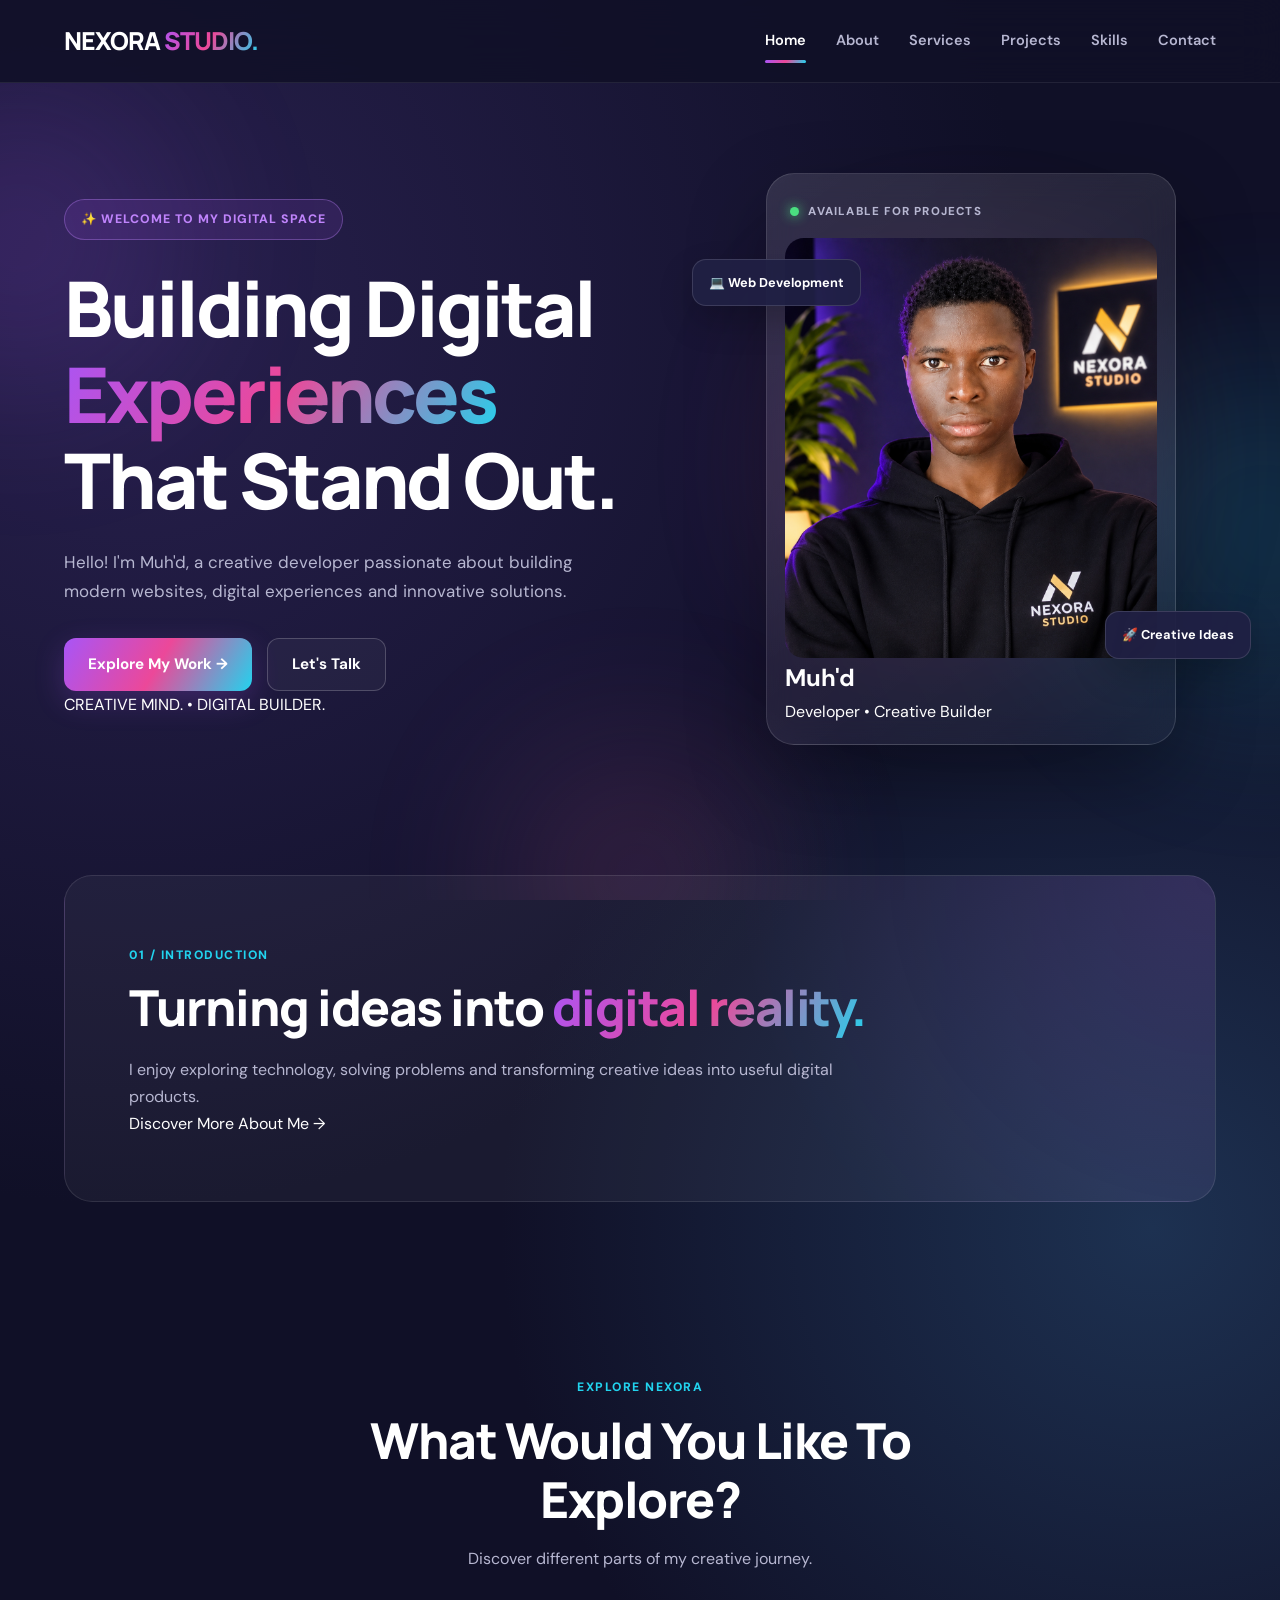
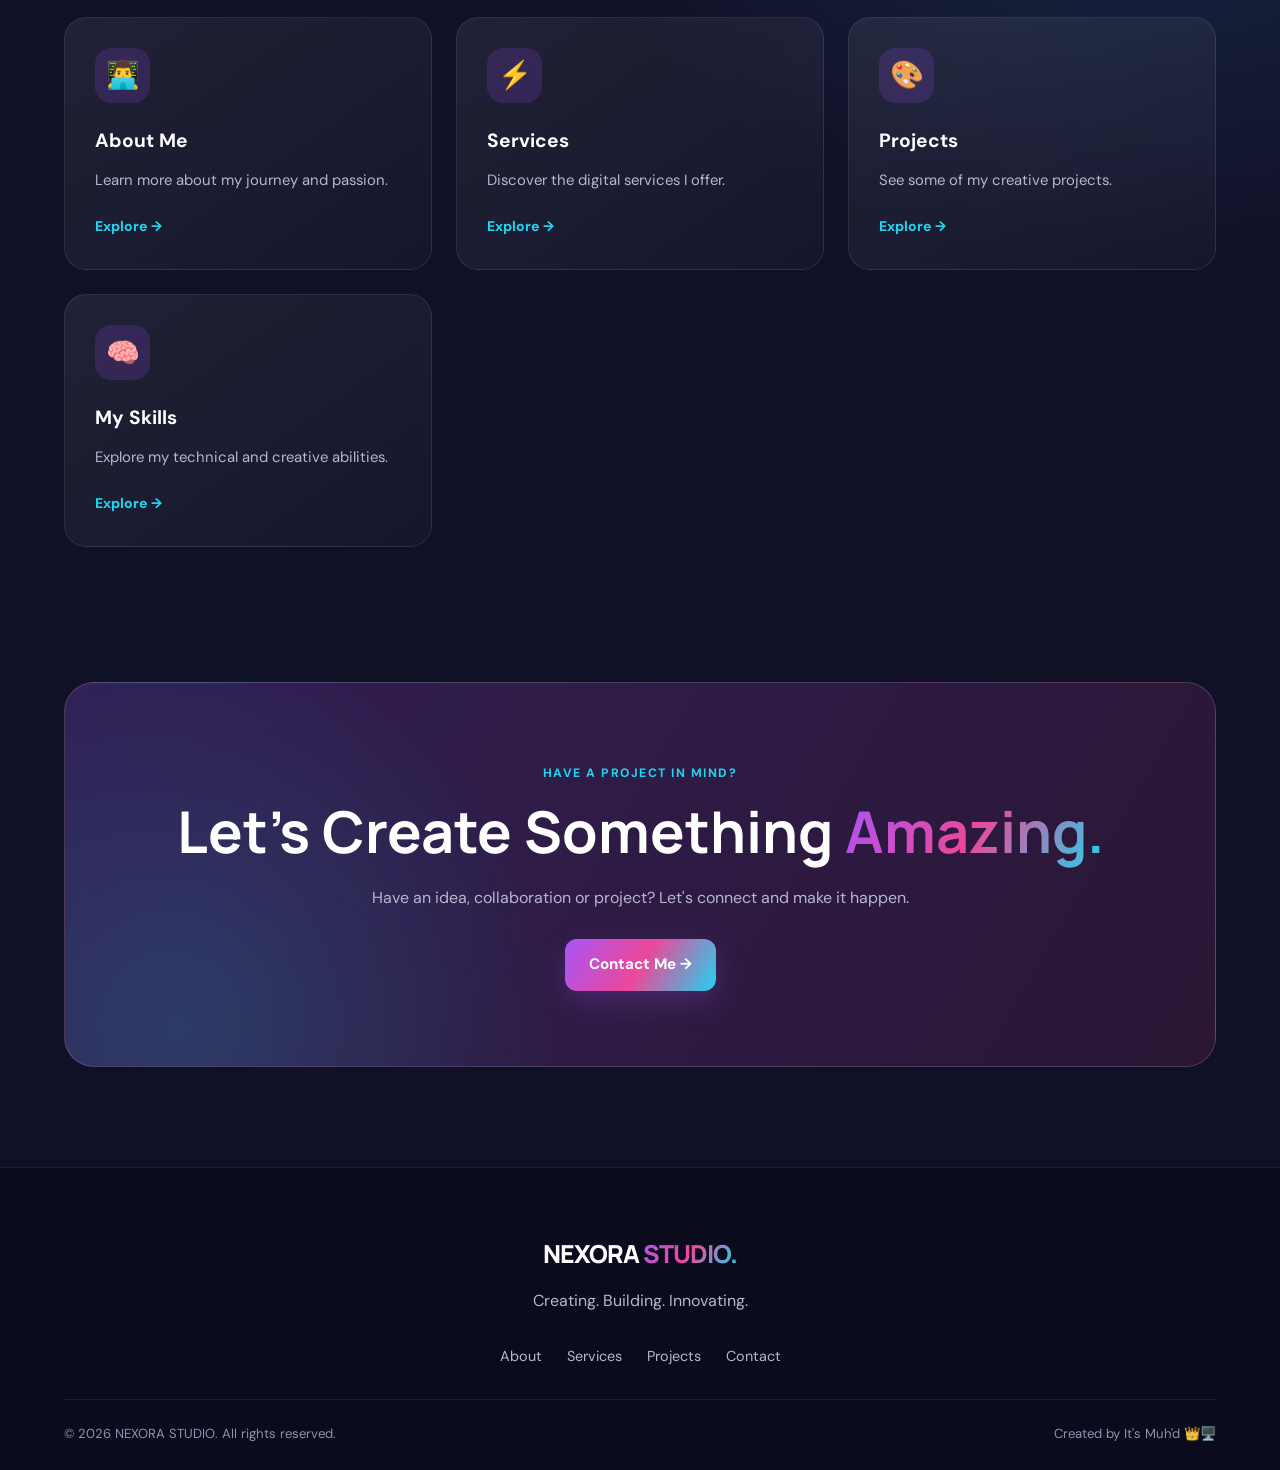
<file: index.html>
<!DOCTYPE html>
<html lang="en">
<head>
    <meta charset="UTF-8">
    <meta name="viewport" content="width=device-width, initial-scale=1.0">

    <meta name="theme-color" content="#101027">
    <meta name="description" content="Muh'd — Developer, designer and creative digital builder. Welcome to NEXORA STUDIO.">

    <title>NEXORA STUDIO | Muh'd</title>

    <link rel="stylesheet" href="./style.css">
    <script src="./script.js" defer></script>
</head>

<body>

    <div class="background-shapes" aria-hidden="true">
        <span class="shape shape-one"></span>
        <span class="shape shape-two"></span>
        <span class="shape shape-three"></span>
    </div>

    <!-- HEADER -->
    <header class="site-header">
        <div class="container nav-container">

            <a href="index.html" class="logo">
                NEXORA<span> STUDIO.</span>
            </a>

            <button class="menu-toggle"
                    id="menuToggle"
                    aria-label="Open navigation"
                    aria-expanded="false">
                <span></span>
                <span></span>
                <span></span>
            </button>

            <nav class="nav-menu" id="navMenu">
                <a href="index.html" class="active">Home</a>
                <a href="about.html">About</a>
                <a href="services.html">Services</a>
                <a href="projects.html">Projects</a>
                <a href="skills.html">Skills</a>
                <a href="contact.html">Contact</a>
            </nav>

        </div>
    </header>

    <main>

        <!-- HERO SECTION -->
        <section class="hero container">

            <div class="hero-content">

                <span class="welcome-label">
                    ✨ WELCOME TO MY DIGITAL SPACE
                </span>

                <h1>
                    Building Digital
                    <span>Experiences</span>
                    That Stand Out.
                </h1>

                <p>
                    Hello! I'm Muh'd, a creative developer passionate
                    about building modern websites, digital experiences
                    and innovative solutions.
                </p>

                <div class="hero-buttons">
                    <a href="projects.html" class="btn btn-primary">
                        Explore My Work →
                    </a>

                    <a href="contact.html" class="btn btn-outline">
                        Let's Talk
                    </a>
                </div>

                <div class="hero-social">
                    <span>CREATIVE MIND.</span>
                    <span>•</span>
                    <span>DIGITAL BUILDER.</span>
                </div>

            </div>

            <div class="hero-visual">

                <div class="profile-glow"></div>

                <div class="profile-card">

                    <div class="profile-top">
                        <span class="status-dot"></span>
                        <span>AVAILABLE FOR PROJECTS</span>
                    </div>

                    <img
                        src="muhd-profile.jpg"
                        alt="Muh'd - NEXORA STUDIO"
                        class="profile-image"
                    >

                    <div class="profile-caption">
                        <h2>Muh'd</h2>
                        <p>Developer • Creative Builder</p>
                    </div>

                </div>

                <div class="floating-label floating-label-one">
                    💻 Web Development
                </div>

                <div class="floating-label floating-label-two">
                    🚀 Creative Ideas
                </div>

            </div>

        </section>

        <!-- QUICK INTRODUCTION -->
        <section class="intro-section container">

            <div class="intro-card">
                <span class="section-tag">01 / INTRODUCTION</span>

                <h2>
                    Turning ideas into
                    <span>digital reality.</span>
                </h2>

                <p>
                    I enjoy exploring technology, solving problems
                    and transforming creative ideas into useful
                    digital products.
                </p>

                <a href="about.html" class="text-link">
                    Discover More About Me →
                </a>
            </div>

        </section>

        <!-- PAGE PREVIEWS -->
        <section class="preview-section container">

            <div class="section-heading">
                <span class="section-tag">EXPLORE NEXORA</span>
                <h2>What Would You Like To Explore?</h2>
                <p>Discover different parts of my creative journey.</p>
            </div>

            <div class="preview-grid">

                <a href="about.html" class="preview-card">
                    <span class="preview-icon">👨‍💻</span>
                    <h3>About Me</h3>
                    <p>Learn more about my journey and passion.</p>
                    <span class="card-arrow">Explore →</span>
                </a>

                <a href="services.html" class="preview-card">
                    <span class="preview-icon">⚡</span>
                    <h3>Services</h3>
                    <p>Discover the digital services I offer.</p>
                    <span class="card-arrow">Explore →</span>
                </a>

                <a href="projects.html" class="preview-card">
                    <span class="preview-icon">🎨</span>
                    <h3>Projects</h3>
                    <p>See some of my creative projects.</p>
                    <span class="card-arrow">Explore →</span>
                </a>

                <a href="skills.html" class="preview-card">
                    <span class="preview-icon">🧠</span>
                    <h3>My Skills</h3>
                    <p>Explore my technical and creative abilities.</p>
                    <span class="card-arrow">Explore →</span>
                </a>

            </div>

        </section>

        <!-- CONTACT CTA -->
        <section class="cta-section container">

            <div class="cta-card">
                <span class="section-tag">HAVE A PROJECT IN MIND?</span>

                <h2>
                    Let's Create Something
                    <span>Amazing.</span>
                </h2>

                <p>
                    Have an idea, collaboration or project?
                    Let's connect and make it happen.
                </p>

                <a href="contact.html" class="btn btn-primary">
                    Contact Me →
                </a>
            </div>

        </section>

    </main>

    <!-- FOOTER -->
    <footer class="site-footer">

        <div class="container footer-content">

            <a href="index.html" class="logo">
                NEXORA<span> STUDIO.</span>
            </a>

            <p>
                Creating. Building. Innovating.
            </p>

            <div class="footer-links">
                <a href="about.html">About</a>
                <a href="services.html">Services</a>
                <a href="projects.html">Projects</a>
                <a href="contact.html">Contact</a>
            </div>

            <div class="footer-bottom">
                <p>
                    © <span id="currentYear"></span> NEXORA STUDIO.
                    All rights reserved.
                </p>

                <p>Created by It's Muh'd 👑🖥️</p>
            </div>

        </div>

    </footer>

</body>
</html>
</file>
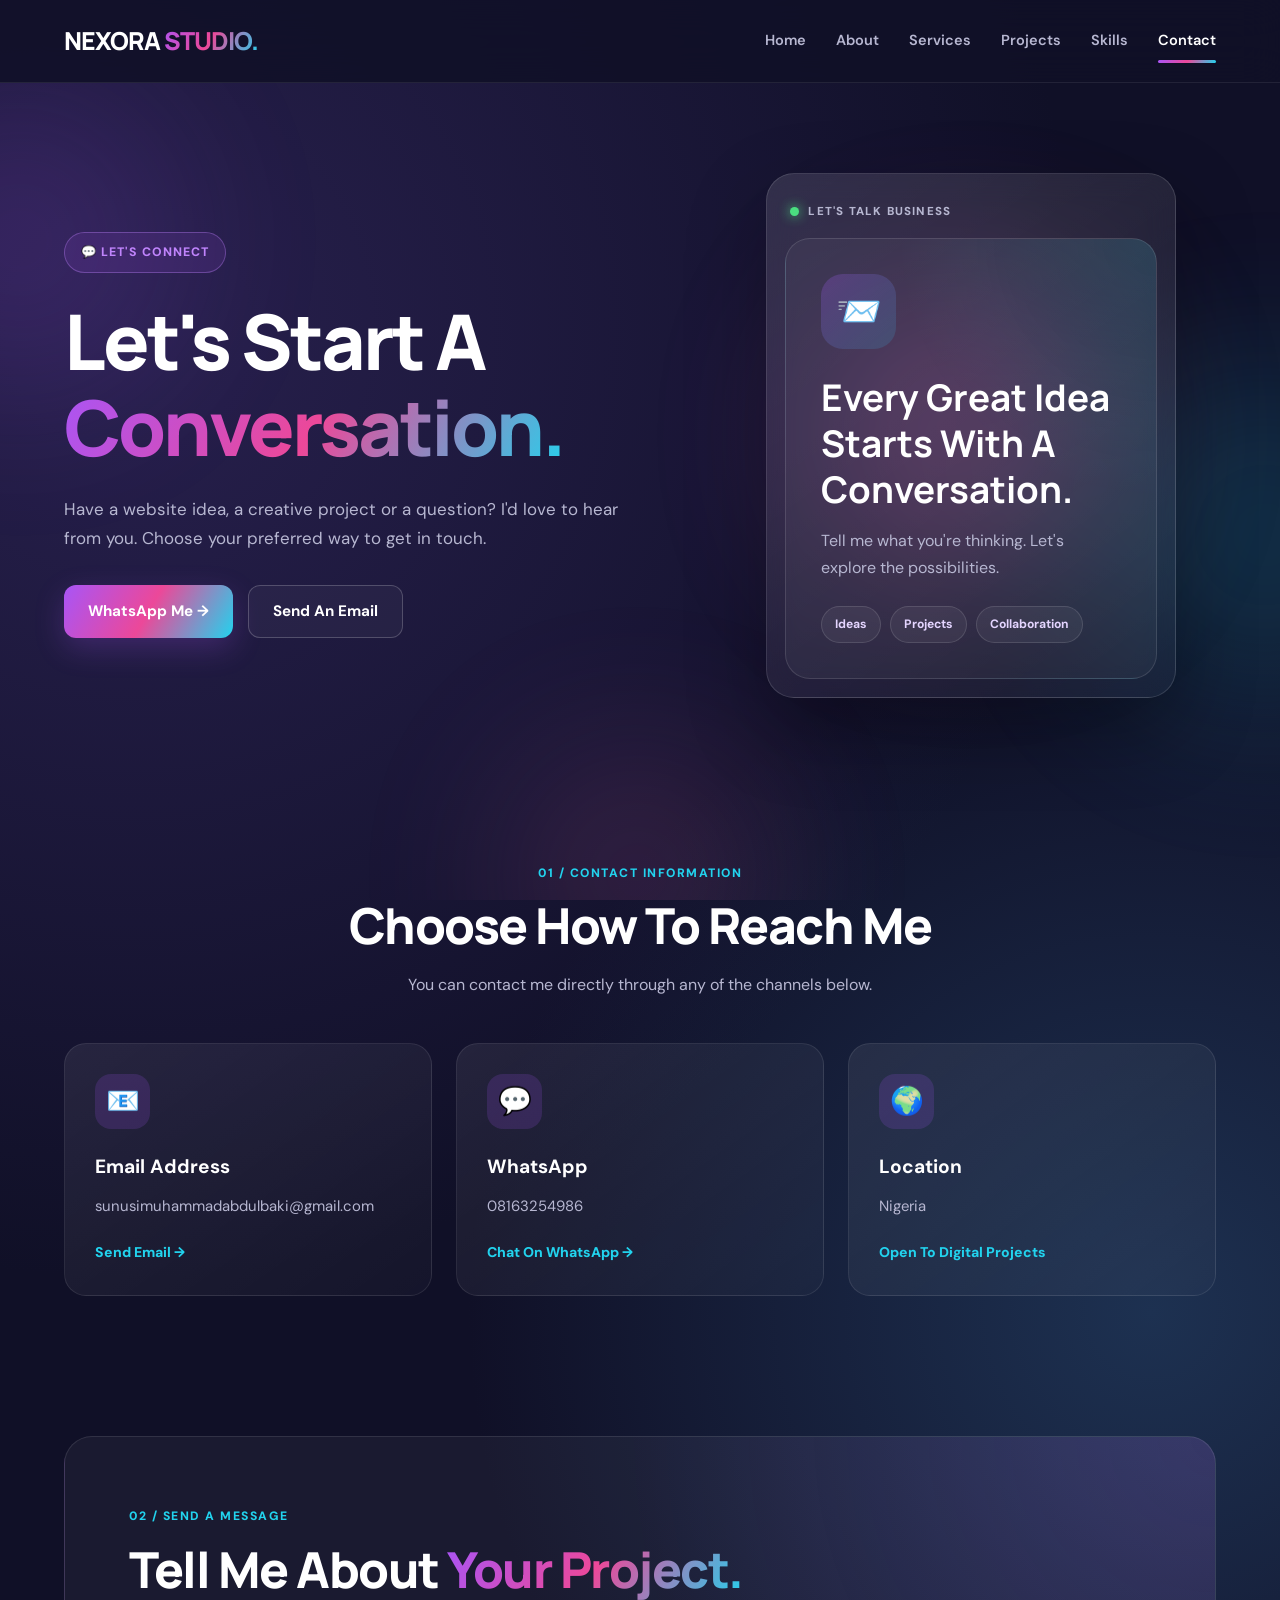
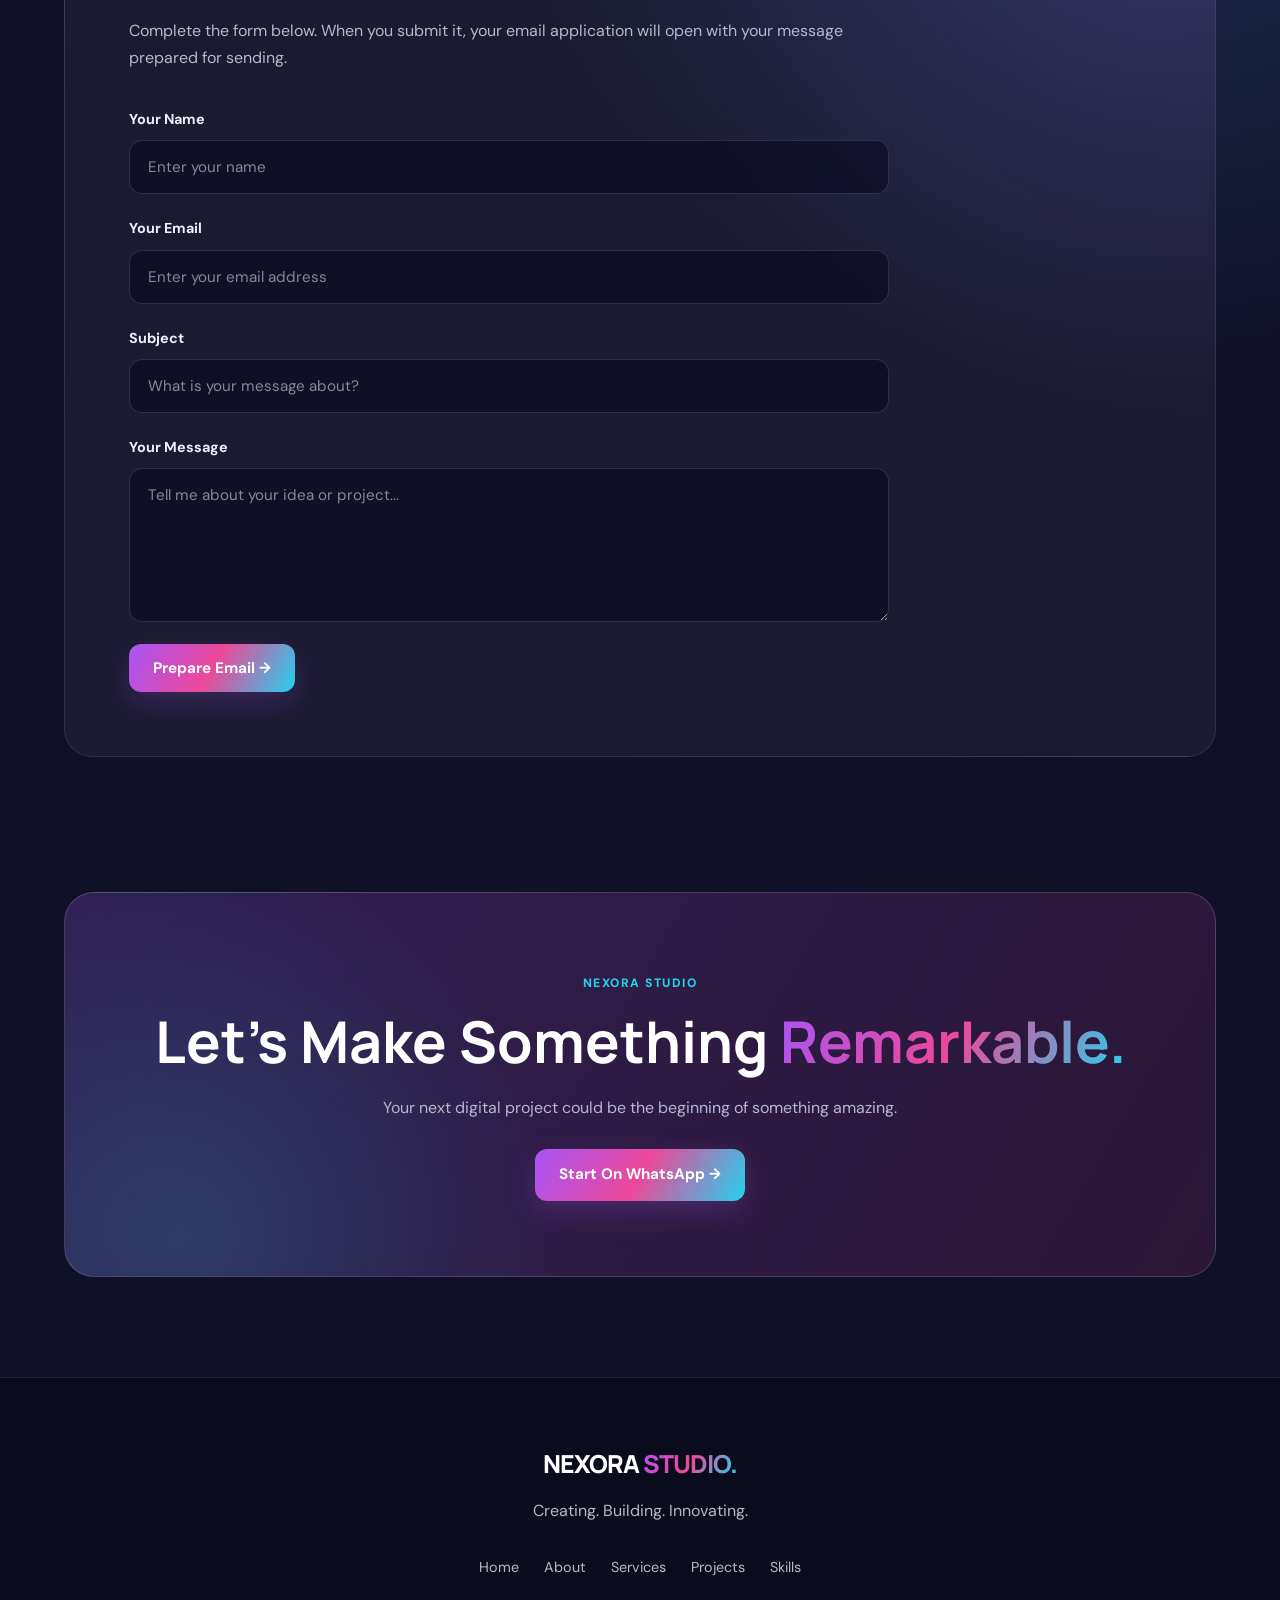
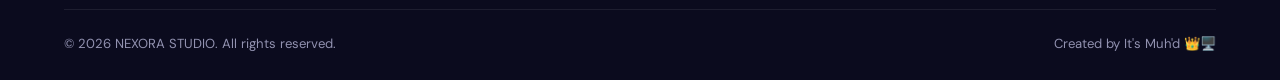
<file: contact.html>
<!DOCTYPE html>
<html lang="en">
<head>
    <meta charset="UTF-8">
    <meta name="viewport" content="width=device-width, initial-scale=1.0">
    <meta name="theme-color" content="#101027">

    <meta name="description" content="Contact Muh'd at NEXORA STUDIO for website development and creative digital projects.">

    <title>Contact Me | NEXORA STUDIO</title>

    <link rel="stylesheet" href="./style.css">
    <script src="./script.js" defer></script>
</head>

<body>

    <div class="background-shapes" aria-hidden="true">
        <span class="shape shape-one"></span>
        <span class="shape shape-two"></span>
        <span class="shape shape-three"></span>
    </div>

    <!-- HEADER -->
    <header class="site-header">
        <div class="container nav-container">

            <a href="index.html" class="logo">
                NEXORA<span> STUDIO.</span>
            </a>

            <button class="menu-toggle"
                    id="menuToggle"
                    aria-label="Open navigation"
                    aria-expanded="false">
                <span></span>
                <span></span>
                <span></span>
            </button>

            <nav class="nav-menu" id="navMenu">
                <a href="index.html">Home</a>
                <a href="about.html">About</a>
                <a href="services.html">Services</a>
                <a href="projects.html">Projects</a>
                <a href="skills.html">Skills</a>
                <a href="contact.html" class="active">Contact</a>
            </nav>

        </div>
    </header>

    <main>

        <!-- CONTACT HERO -->
        <section class="hero container">

            <div class="hero-content">

                <span class="welcome-label">
                    💬 LET'S CONNECT
                </span>

                <h1>
                    Let's Start A
                    <span>Conversation.</span>
                </h1>

                <p>
                    Have a website idea, a creative project
                    or a question? I'd love to hear from you.
                    Choose your preferred way to get in touch.
                </p>

                <div class="hero-buttons">

                    <a
                        href="https://wa.me/2348163254986"
                        target="_blank"
                        rel="noopener noreferrer"
                        class="btn btn-primary"
                    >
                        WhatsApp Me →
                    </a>

                    <a
                        href="mailto:sunusimuhammadabdulbaki@gmail.com"
                        class="btn btn-outline"
                    >
                        Send An Email
                    </a>

                </div>

            </div>

            <div class="hero-visual">

                <div class="profile-glow"></div>

                <div class="profile-card">

                    <div class="profile-top">
                        <span class="status-dot"></span>
                        <span>LET'S TALK BUSINESS</span>
                    </div>

                    <div class="service-showcase">

                        <div class="showcase-icon">📨</div>

                        <h2>Every Great Idea Starts With A Conversation.</h2>

                        <p>
                            Tell me what you're thinking.
                            Let's explore the possibilities.
                        </p>

                        <div class="showcase-tags">
                            <span>Ideas</span>
                            <span>Projects</span>
                            <span>Collaboration</span>
                        </div>

                    </div>

                </div>

            </div>

        </section>

        <!-- CONTACT METHODS -->
        <section class="preview-section container">

            <div class="section-heading">

                <span class="section-tag">01 / CONTACT INFORMATION</span>

                <h2>Choose How To Reach Me</h2>

                <p>
                    You can contact me directly through
                    any of the channels below.
                </p>

            </div>

            <div class="preview-grid">

                <article class="preview-card">

                    <span class="preview-icon">📧</span>

                    <h3>Email Address</h3>

                    <p>
                        sunusimuhammadabdulbaki@gmail.com
                    </p>

                    <a
                        href="mailto:sunusimuhammadabdulbaki@gmail.com"
                        class="card-arrow"
                    >
                        Send Email →
                    </a>

                </article>

                <article class="preview-card">

                    <span class="preview-icon">💬</span>

                    <h3>WhatsApp</h3>

                    <p>
                        08163254986
                    </p>

                    <a
                        href="https://wa.me/2348163254986"
                        target="_blank"
                        rel="noopener noreferrer"
                        class="card-arrow"
                    >
                        Chat On WhatsApp →
                    </a>

                </article>

                <article class="preview-card">

                    <span class="preview-icon">🌍</span>

                    <h3>Location</h3>

                    <p>
                        Nigeria
                    </p>

                    <span class="card-arrow">
                        Open To Digital Projects
                    </span>

                </article>

            </div>

        </section>

        <!-- CONTACT FORM -->
        <section class="intro-section container">

            <div class="intro-card">

                <span class="section-tag">02 / SEND A MESSAGE</span>

                <h2>
                    Tell Me About
                    <span>Your Project.</span>
                </h2>

                <p>
                    Complete the form below. When you submit it,
                    your email application will open with your
                    message prepared for sending.
                </p>

                <form id="contactForm" class="contact-form">

                    <div class="form-group">
                        <label for="name">Your Name</label>

                        <input
                            type="text"
                            id="name"
                            name="name"
                            placeholder="Enter your name"
                            required
                        >
                    </div>

                    <div class="form-group">
                        <label for="email">Your Email</label>

                        <input
                            type="email"
                            id="email"
                            name="email"
                            placeholder="Enter your email address"
                            required
                        >
                    </div>

                    <div class="form-group">
                        <label for="subject">Subject</label>

                        <input
                            type="text"
                            id="subject"
                            name="subject"
                            placeholder="What is your message about?"
                            required
                        >
                    </div>

                    <div class="form-group">
                        <label for="message">Your Message</label>

                        <textarea
                            id="message"
                            name="message"
                            rows="6"
                            placeholder="Tell me about your idea or project..."
                            required
                        ></textarea>
                    </div>

                    <button type="submit" class="btn btn-primary">
                        Prepare Email →
                    </button>

                </form>

            </div>

        </section>

        <!-- CTA -->
        <section class="cta-section container">

            <div class="cta-card">

                <span class="section-tag">NEXORA STUDIO</span>

                <h2>
                    Let's Make Something
                    <span>Remarkable.</span>
                </h2>

                <p>
                    Your next digital project could be the beginning
                    of something amazing.
                </p>

                <a
                    href="https://wa.me/2348163254986"
                    target="_blank"
                    rel="noopener noreferrer"
                    class="btn btn-primary"
                >
                    Start On WhatsApp →
                </a>

            </div>

        </section>

    </main>

    <!-- FOOTER -->
    <footer class="site-footer">

        <div class="container footer-content">

            <a href="index.html" class="logo">
                NEXORA<span> STUDIO.</span>
            </a>

            <p>Creating. Building. Innovating.</p>

            <div class="footer-links">
                <a href="index.html">Home</a>
                <a href="about.html">About</a>
                <a href="services.html">Services</a>
                <a href="projects.html">Projects</a>
                <a href="skills.html">Skills</a>
            </div>

            <div class="footer-bottom">

                <p>
                    © <span id="currentYear"></span>
                    NEXORA STUDIO. All rights reserved.
                </p>

                <p>Created by It's Muh'd 👑🖥️</p>

            </div>

        </div>

    </footer>

</body>
</html>
</file>
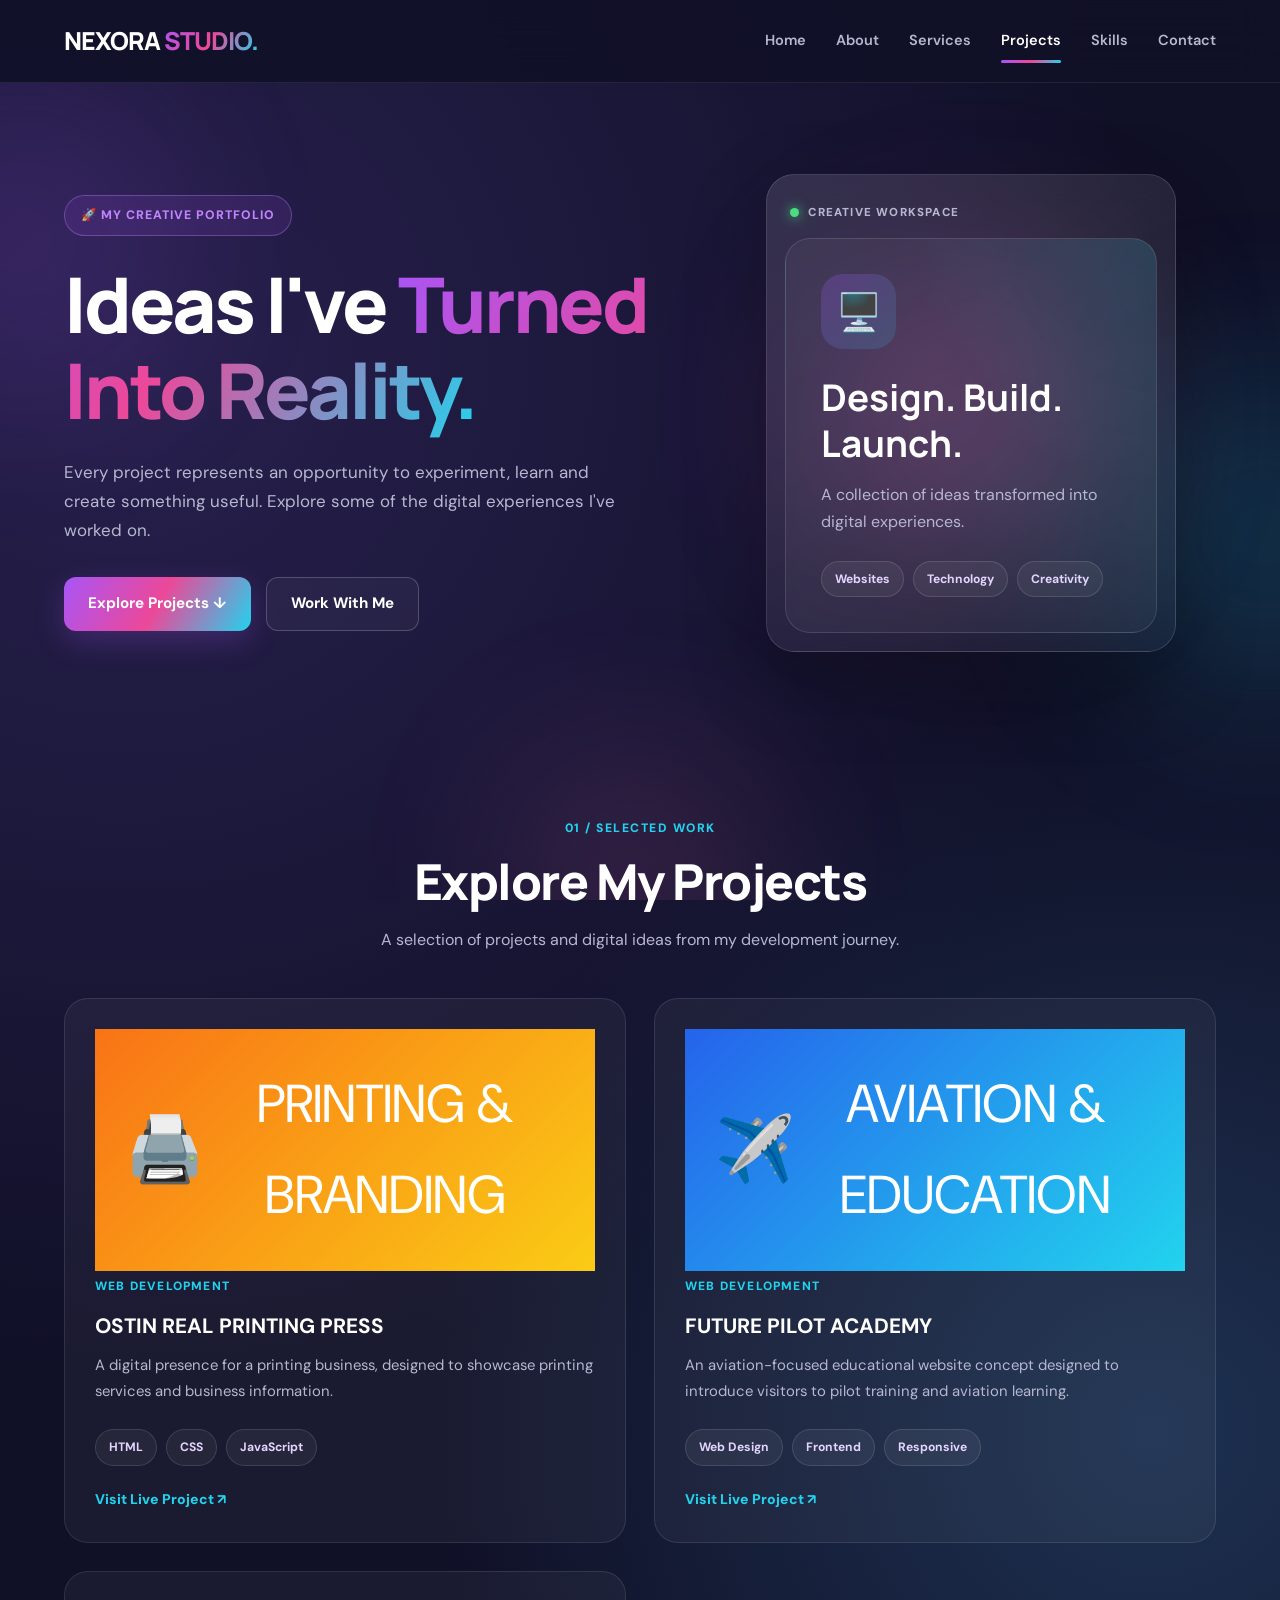
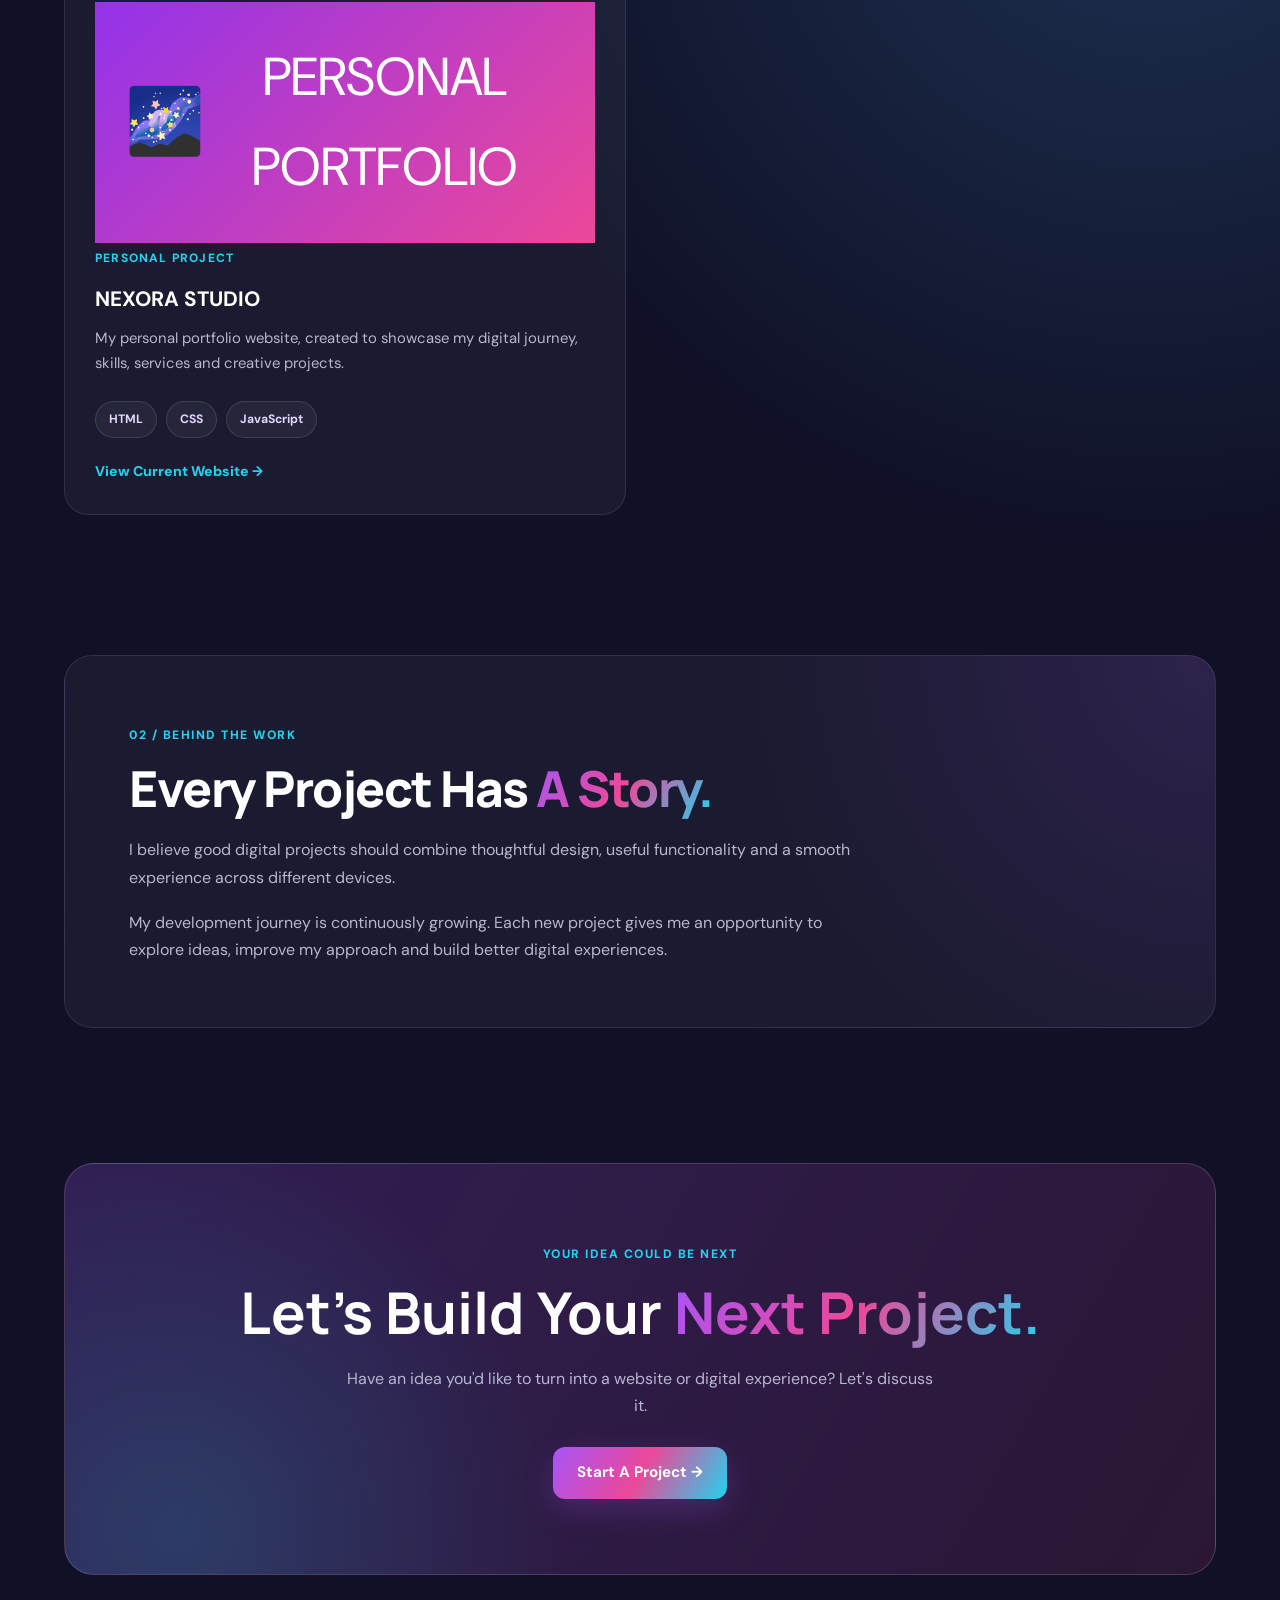
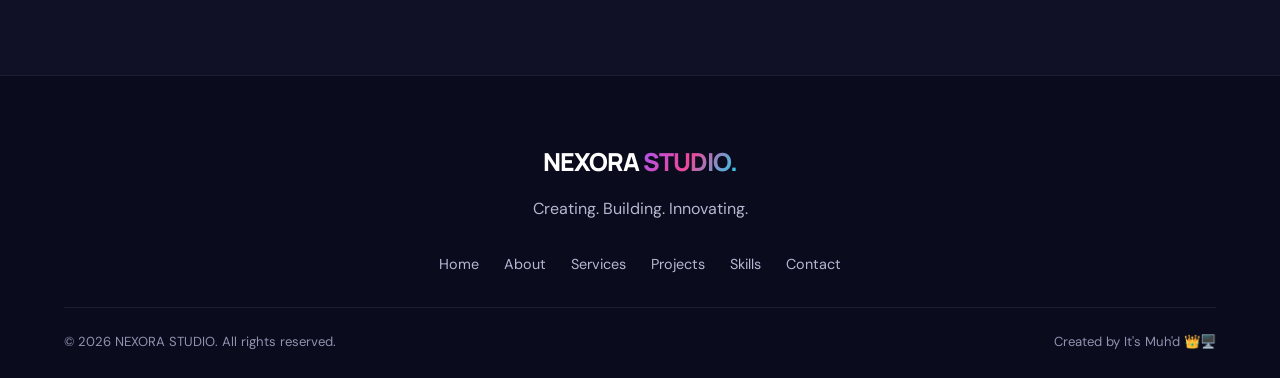
<file: projects.html>
<!DOCTYPE html>
<html lang="en">
<head>
    <meta charset="UTF-8">
    <meta name="viewport" content="width=device-width, initial-scale=1.0">
    <meta name="theme-color" content="#101027">

    <meta name="description" content="Explore websites and digital projects created by Muh'd at NEXORA STUDIO.">

    <title>My Projects | NEXORA STUDIO</title>

    <link rel="stylesheet" href="./style.css">
    <script src="./script.js" defer></script>
</head>

<body>

    <div class="background-shapes" aria-hidden="true">
        <span class="shape shape-one"></span>
        <span class="shape shape-two"></span>
        <span class="shape shape-three"></span>
    </div>

    <!-- HEADER -->
    <header class="site-header">
        <div class="container nav-container">

            <a href="index.html" class="logo">
                NEXORA<span> STUDIO.</span>
            </a>

            <button class="menu-toggle"
                    id="menuToggle"
                    aria-label="Open navigation"
                    aria-expanded="false">
                <span></span>
                <span></span>
                <span></span>
            </button>

            <nav class="nav-menu" id="navMenu">
                <a href="index.html">Home</a>
                <a href="about.html">About</a>
                <a href="services.html">Services</a>
                <a href="projects.html" class="active">Projects</a>
                <a href="skills.html">Skills</a>
                <a href="contact.html">Contact</a>
            </nav>

        </div>
    </header>

    <main>

        <!-- PROJECT HERO -->
        <section class="hero container">

            <div class="hero-content">

                <span class="welcome-label">
                    🚀 MY CREATIVE PORTFOLIO
                </span>

                <h1>
                    Ideas I've
                    <span>Turned Into Reality.</span>
                </h1>

                <p>
                    Every project represents an opportunity to
                    experiment, learn and create something useful.
                    Explore some of the digital experiences I've worked on.
                </p>

                <div class="hero-buttons">
                    <a href="#project-list" class="btn btn-primary">
                        Explore Projects ↓
                    </a>

                    <a href="contact.html" class="btn btn-outline">
                        Work With Me
                    </a>
                </div>

            </div>

            <div class="hero-visual">

                <div class="profile-glow"></div>

                <div class="profile-card">

                    <div class="profile-top">
                        <span class="status-dot"></span>
                        <span>CREATIVE WORKSPACE</span>
                    </div>

                    <div class="service-showcase">

                        <div class="showcase-icon">🖥️</div>

                        <h2>Design. Build. Launch.</h2>

                        <p>
                            A collection of ideas transformed
                            into digital experiences.
                        </p>

                        <div class="showcase-tags">
                            <span>Websites</span>
                            <span>Technology</span>
                            <span>Creativity</span>
                        </div>

                    </div>

                </div>

            </div>

        </section>

        <!-- PROJECTS -->
        <section class="preview-section container" id="project-list">

            <div class="section-heading">

                <span class="section-tag">01 / SELECTED WORK</span>

                <h2>Explore My Projects</h2>

                <p>
                    A selection of projects and digital ideas
                    from my development journey.
                </p>

            </div>

            <div class="preview-grid project-grid">

                <!-- PROJECT 1 -->
                <article class="preview-card project-card">

                    <div class="project-visual project-ostin">
                        <span>🖨️</span>
                        <small>PRINTING & BRANDING</small>
                    </div>

                    <span class="project-category">
                        WEB DEVELOPMENT
                    </span>

                    <h3>OSTIN REAL PRINTING PRESS</h3>

                    <p>
                        A digital presence for a printing business,
                        designed to showcase printing services
                        and business information.
                    </p>

                    <div class="project-tags">
                        <span>HTML</span>
                        <span>CSS</span>
                        <span>JavaScript</span>
                    </div>

                    <a
                        href="https://itsmuhd.github.io/ostin-real-printing-press/"
                        target="_blank"
                        rel="noopener noreferrer"
                        class="card-arrow"
                    >
                        Visit Live Project ↗
                    </a>

                </article>

                <!-- PROJECT 2 -->
                <article class="preview-card project-card">

                    <div class="project-visual project-pilot">
                        <span>✈️</span>
                        <small>AVIATION & EDUCATION</small>
                    </div>

                    <span class="project-category">
                        WEB DEVELOPMENT
                    </span>

                    <h3>FUTURE PILOT ACADEMY</h3>

                    <p>
                        An aviation-focused educational website
                        concept designed to introduce visitors
                        to pilot training and aviation learning.
                    </p>

                    <div class="project-tags">
                        <span>Web Design</span>
                        <span>Frontend</span>
                        <span>Responsive</span>
                    </div>

                    <a
                        href="https://itsmuhd.github.io/Future-Pilot-Academy/"
                        target="_blank"
                        rel="noopener noreferrer"
                        class="card-arrow"
                    >
                        Visit Live Project ↗
                    </a>

                </article>

                <!-- PROJECT 3 -->
                <article class="preview-card project-card">

                    <div class="project-visual project-nexora">
                        <span>🌌</span>
                        <small>PERSONAL PORTFOLIO</small>
                    </div>

                    <span class="project-category">
                        PERSONAL PROJECT
                    </span>

                    <h3>NEXORA STUDIO</h3>

                    <p>
                        My personal portfolio website, created
                        to showcase my digital journey, skills,
                        services and creative projects.
                    </p>

                    <div class="project-tags">
                        <span>HTML</span>
                        <span>CSS</span>
                        <span>JavaScript</span>
                    </div>

                    <a href="index.html" class="card-arrow">
                        View Current Website →
                    </a>

                </article>

            </div>

        </section>

        <!-- PROJECT PHILOSOPHY -->
        <section class="intro-section container">

            <div class="intro-card">

                <span class="section-tag">02 / BEHIND THE WORK</span>

                <h2>
                    Every Project Has
                    <span>A Story.</span>
                </h2>

                <p>
                    I believe good digital projects should combine
                    thoughtful design, useful functionality and
                    a smooth experience across different devices.
                </p>

                <p>
                    My development journey is continuously growing.
                    Each new project gives me an opportunity to
                    explore ideas, improve my approach and build
                    better digital experiences.
                </p>

            </div>

        </section>

        <!-- CTA -->
        <section class="cta-section container">

            <div class="cta-card">

                <span class="section-tag">YOUR IDEA COULD BE NEXT</span>

                <h2>
                    Let's Build Your
                    <span>Next Project.</span>
                </h2>

                <p>
                    Have an idea you'd like to turn into a website
                    or digital experience? Let's discuss it.
                </p>

                <a href="contact.html" class="btn btn-primary">
                    Start A Project →
                </a>

            </div>

        </section>

    </main>

    <!-- FOOTER -->
    <footer class="site-footer">

        <div class="container footer-content">

            <a href="index.html" class="logo">
                NEXORA<span> STUDIO.</span>
            </a>

            <p>Creating. Building. Innovating.</p>

            <div class="footer-links">
                <a href="index.html">Home</a>
                <a href="about.html">About</a>
                <a href="services.html">Services</a>
                <a href="projects.html">Projects</a>
                <a href="skills.html">Skills</a>
                <a href="contact.html">Contact</a>
            </div>

            <div class="footer-bottom">
                <p>
                    © <span id="currentYear"></span>
                    NEXORA STUDIO. All rights reserved.
                </p>

                <p>Created by It's Muh'd 👑🖥️</p>
            </div>

        </div>

    </footer>

</body>
</html>
</file>
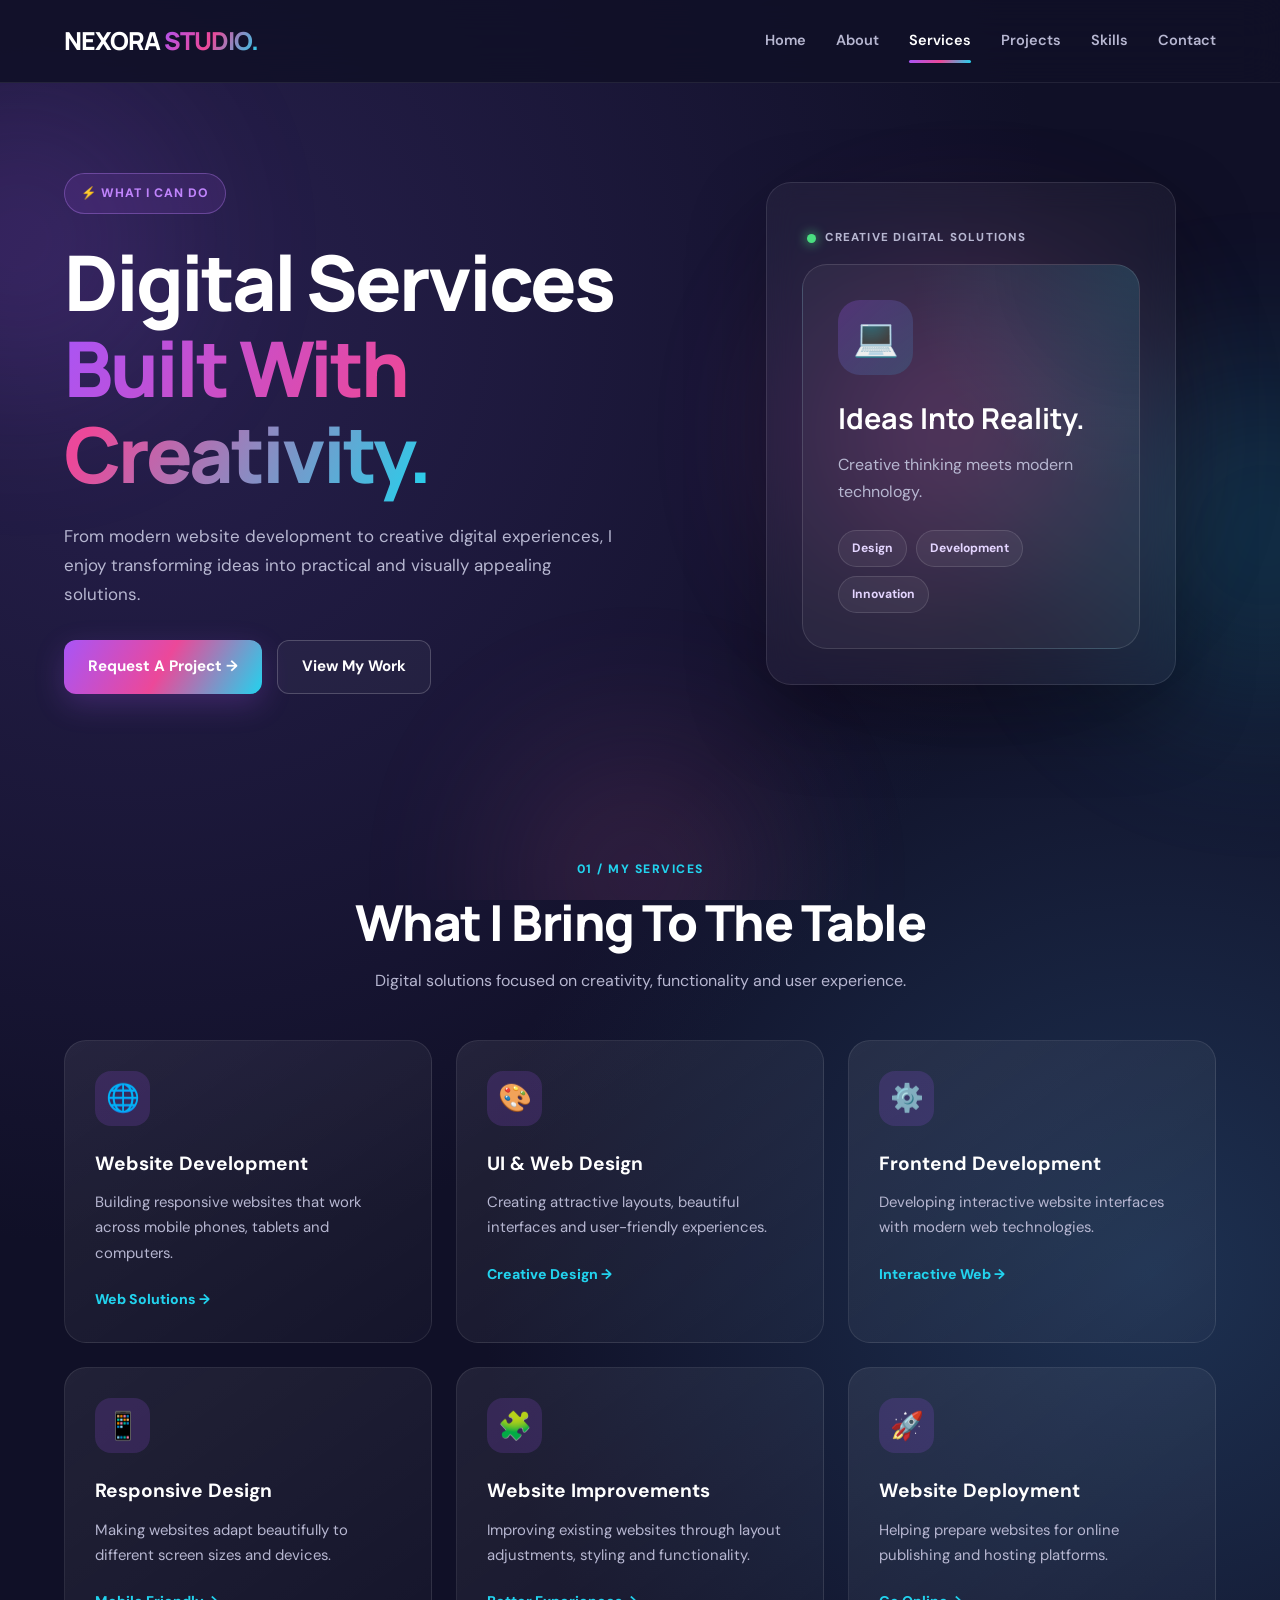
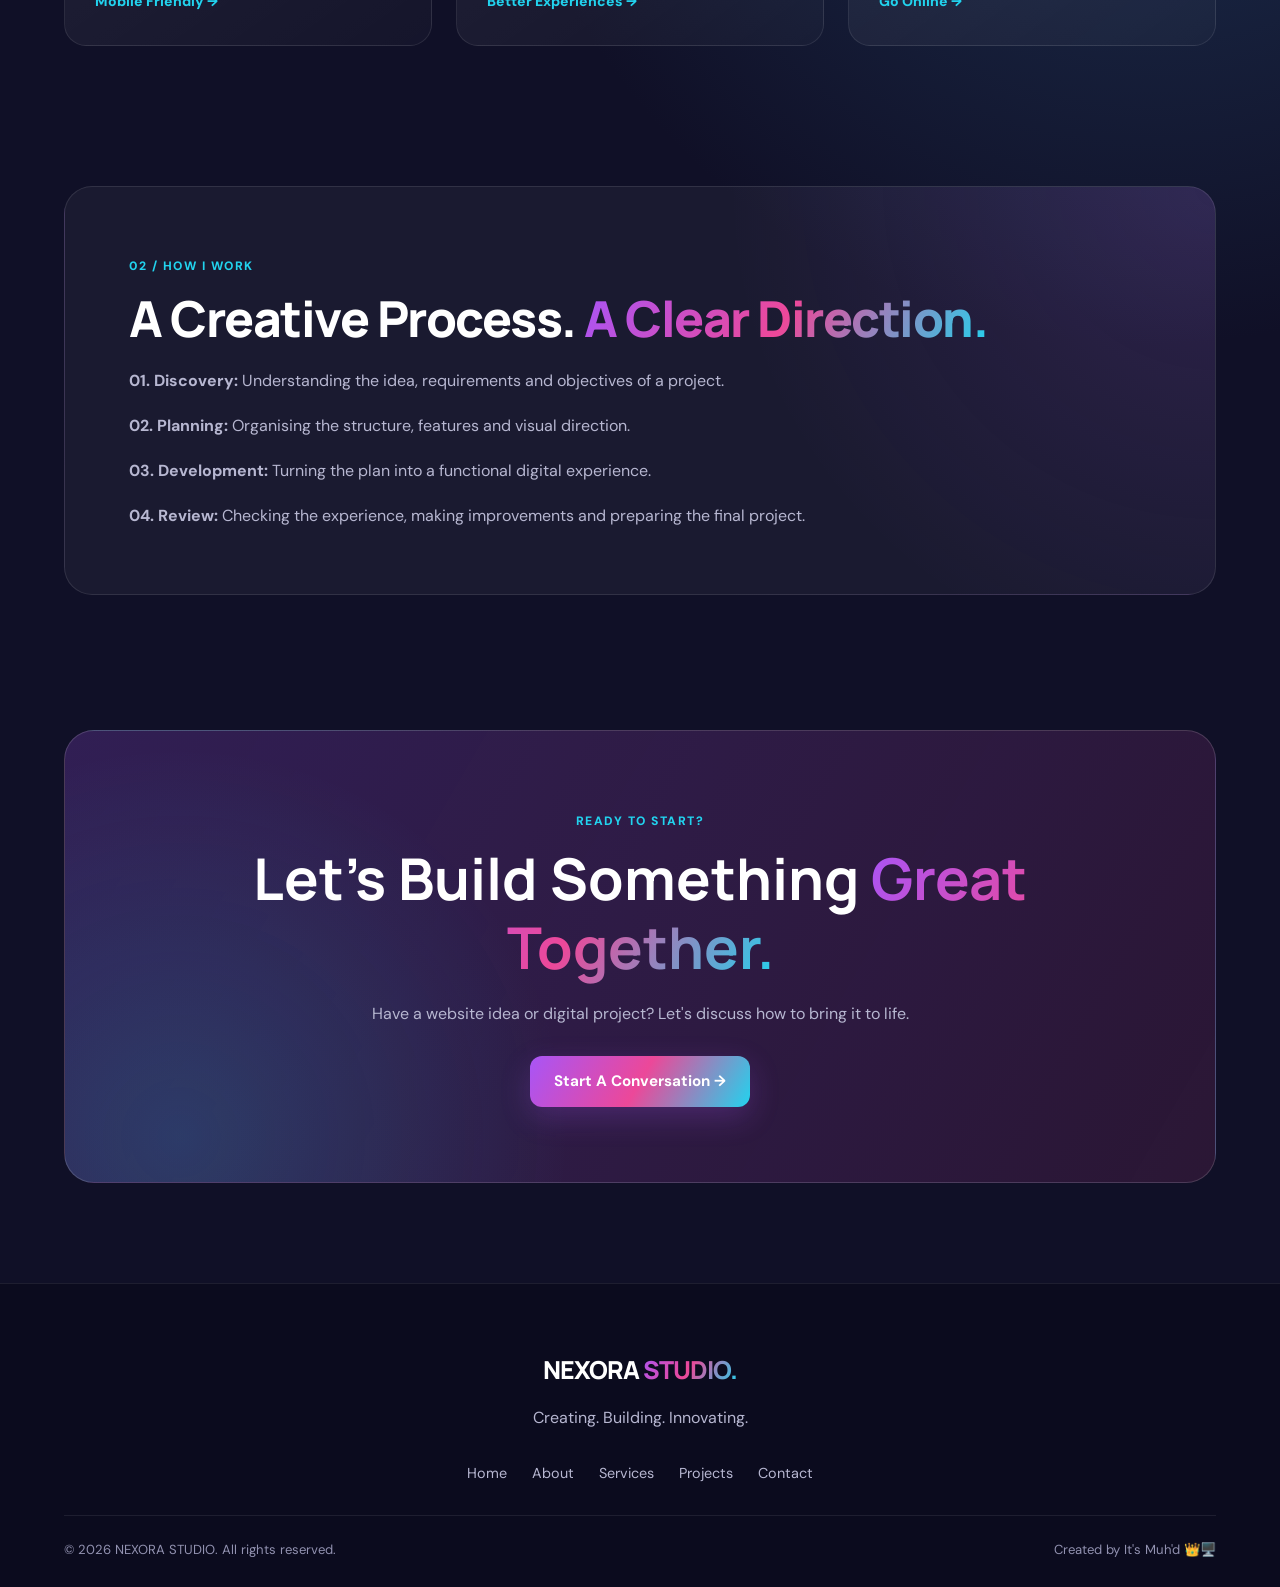
<file: services.html>
<!DOCTYPE html>
<html lang="en">
<head>
    <meta charset="UTF-8">
    <meta name="viewport" content="width=device-width, initial-scale=1.0">
    <meta name="theme-color" content="#101027">

    <meta name="description" content="Explore the creative and digital services offered by NEXORA STUDIO.">

    <title>Services | NEXORA STUDIO</title>

    <link rel="stylesheet" href="./style.css">
    <script src="./script.js" defer></script>
</head>

<body>

    <div class="background-shapes" aria-hidden="true">
        <span class="shape shape-one"></span>
        <span class="shape shape-two"></span>
        <span class="shape shape-three"></span>
    </div>

    <!-- HEADER -->
    <header class="site-header">
        <div class="container nav-container">

            <a href="index.html" class="logo">
                NEXORA<span> STUDIO.</span>
            </a>

            <button class="menu-toggle"
                    id="menuToggle"
                    aria-label="Open navigation"
                    aria-expanded="false">
                <span></span>
                <span></span>
                <span></span>
            </button>

            <nav class="nav-menu" id="navMenu">
                <a href="index.html">Home</a>
                <a href="about.html">About</a>
                <a href="services.html" class="active">Services</a>
                <a href="projects.html">Projects</a>
                <a href="skills.html">Skills</a>
                <a href="contact.html">Contact</a>
            </nav>

        </div>
    </header>

    <main>

        <!-- SERVICES HERO -->
        <section class="hero container">

            <div class="hero-content">

                <span class="welcome-label">
                    ⚡ WHAT I CAN DO
                </span>

                <h1>
                    Digital Services
                    <span>Built With Creativity.</span>
                </h1>

                <p>
                    From modern website development to creative
                    digital experiences, I enjoy transforming
                    ideas into practical and visually appealing solutions.
                </p>

                <div class="hero-buttons">
                    <a href="contact.html" class="btn btn-primary">
                        Request A Project →
                    </a>

                    <a href="projects.html" class="btn btn-outline">
                        View My Work
                    </a>
                </div>

            </div>

            <div class="hero-visual">

                <div class="profile-glow"></div>

                <div class="profile-card service-feature-card">

                    <div class="profile-top">
                        <span class="status-dot"></span>
                        <span>CREATIVE DIGITAL SOLUTIONS</span>
                    </div>

                    <div class="service-showcase">

                        <div class="showcase-icon">💻</div>
                        <h2>Ideas Into Reality.</h2>
                        <p>
                            Creative thinking meets modern technology.
                        </p>

                        <div class="showcase-tags">
                            <span>Design</span>
                            <span>Development</span>
                            <span>Innovation</span>
                        </div>

                    </div>

                </div>

            </div>

        </section>

        <!-- SERVICES LIST -->
        <section class="preview-section container">

            <div class="section-heading">
                <span class="section-tag">01 / MY SERVICES</span>

                <h2>What I Bring To The Table</h2>

                <p>
                    Digital solutions focused on creativity,
                    functionality and user experience.
                </p>
            </div>

            <div class="preview-grid">

                <article class="preview-card">
                    <span class="preview-icon">🌐</span>

                    <h3>Website Development</h3>

                    <p>
                        Building responsive websites that work
                        across mobile phones, tablets and computers.
                    </p>

                    <span class="card-arrow">Web Solutions →</span>
                </article>

                <article class="preview-card">
                    <span class="preview-icon">🎨</span>

                    <h3>UI & Web Design</h3>

                    <p>
                        Creating attractive layouts, beautiful
                        interfaces and user-friendly experiences.
                    </p>

                    <span class="card-arrow">Creative Design →</span>
                </article>

                <article class="preview-card">
                    <span class="preview-icon">⚙️</span>

                    <h3>Frontend Development</h3>

                    <p>
                        Developing interactive website interfaces
                        with modern web technologies.
                    </p>

                    <span class="card-arrow">Interactive Web →</span>
                </article>

                <article class="preview-card">
                    <span class="preview-icon">📱</span>

                    <h3>Responsive Design</h3>

                    <p>
                        Making websites adapt beautifully
                        to different screen sizes and devices.
                    </p>

                    <span class="card-arrow">Mobile Friendly →</span>
                </article>

                <article class="preview-card">
                    <span class="preview-icon">🧩</span>

                    <h3>Website Improvements</h3>

                    <p>
                        Improving existing websites through
                        layout adjustments, styling and functionality.
                    </p>

                    <span class="card-arrow">Better Experiences →</span>
                </article>

                <article class="preview-card">
                    <span class="preview-icon">🚀</span>

                    <h3>Website Deployment</h3>

                    <p>
                        Helping prepare websites for online
                        publishing and hosting platforms.
                    </p>

                    <span class="card-arrow">Go Online →</span>
                </article>

            </div>

        </section>

        <!-- WORK PROCESS -->
        <section class="intro-section container">

            <div class="intro-card">

                <span class="section-tag">02 / HOW I WORK</span>

                <h2>
                    A Creative Process.
                    <span>A Clear Direction.</span>
                </h2>

                <p>
                    <strong>01. Discovery:</strong>
                    Understanding the idea, requirements and
                    objectives of a project.
                </p>

                <p>
                    <strong>02. Planning:</strong>
                    Organising the structure, features and
                    visual direction.
                </p>

                <p>
                    <strong>03. Development:</strong>
                    Turning the plan into a functional digital
                    experience.
                </p>

                <p>
                    <strong>04. Review:</strong>
                    Checking the experience, making improvements
                    and preparing the final project.
                </p>

            </div>

        </section>

        <!-- CTA -->
        <section class="cta-section container">

            <div class="cta-card">

                <span class="section-tag">READY TO START?</span>

                <h2>
                    Let's Build Something
                    <span>Great Together.</span>
                </h2>

                <p>
                    Have a website idea or digital project?
                    Let's discuss how to bring it to life.
                </p>

                <a href="contact.html" class="btn btn-primary">
                    Start A Conversation →
                </a>

            </div>

        </section>

    </main>

    <!-- FOOTER -->
    <footer class="site-footer">

        <div class="container footer-content">

            <a href="index.html" class="logo">
                NEXORA<span> STUDIO.</span>
            </a>

            <p>Creating. Building. Innovating.</p>

            <div class="footer-links">
                <a href="index.html">Home</a>
                <a href="about.html">About</a>
                <a href="services.html">Services</a>
                <a href="projects.html">Projects</a>
                <a href="contact.html">Contact</a>
            </div>

            <div class="footer-bottom">
                <p>
                    © <span id="currentYear"></span>
                    NEXORA STUDIO. All rights reserved.
                </p>

                <p>Created by It's Muh'd 👑🖥️</p>
            </div>

        </div>

    </footer>

</body>
</html>
</file>
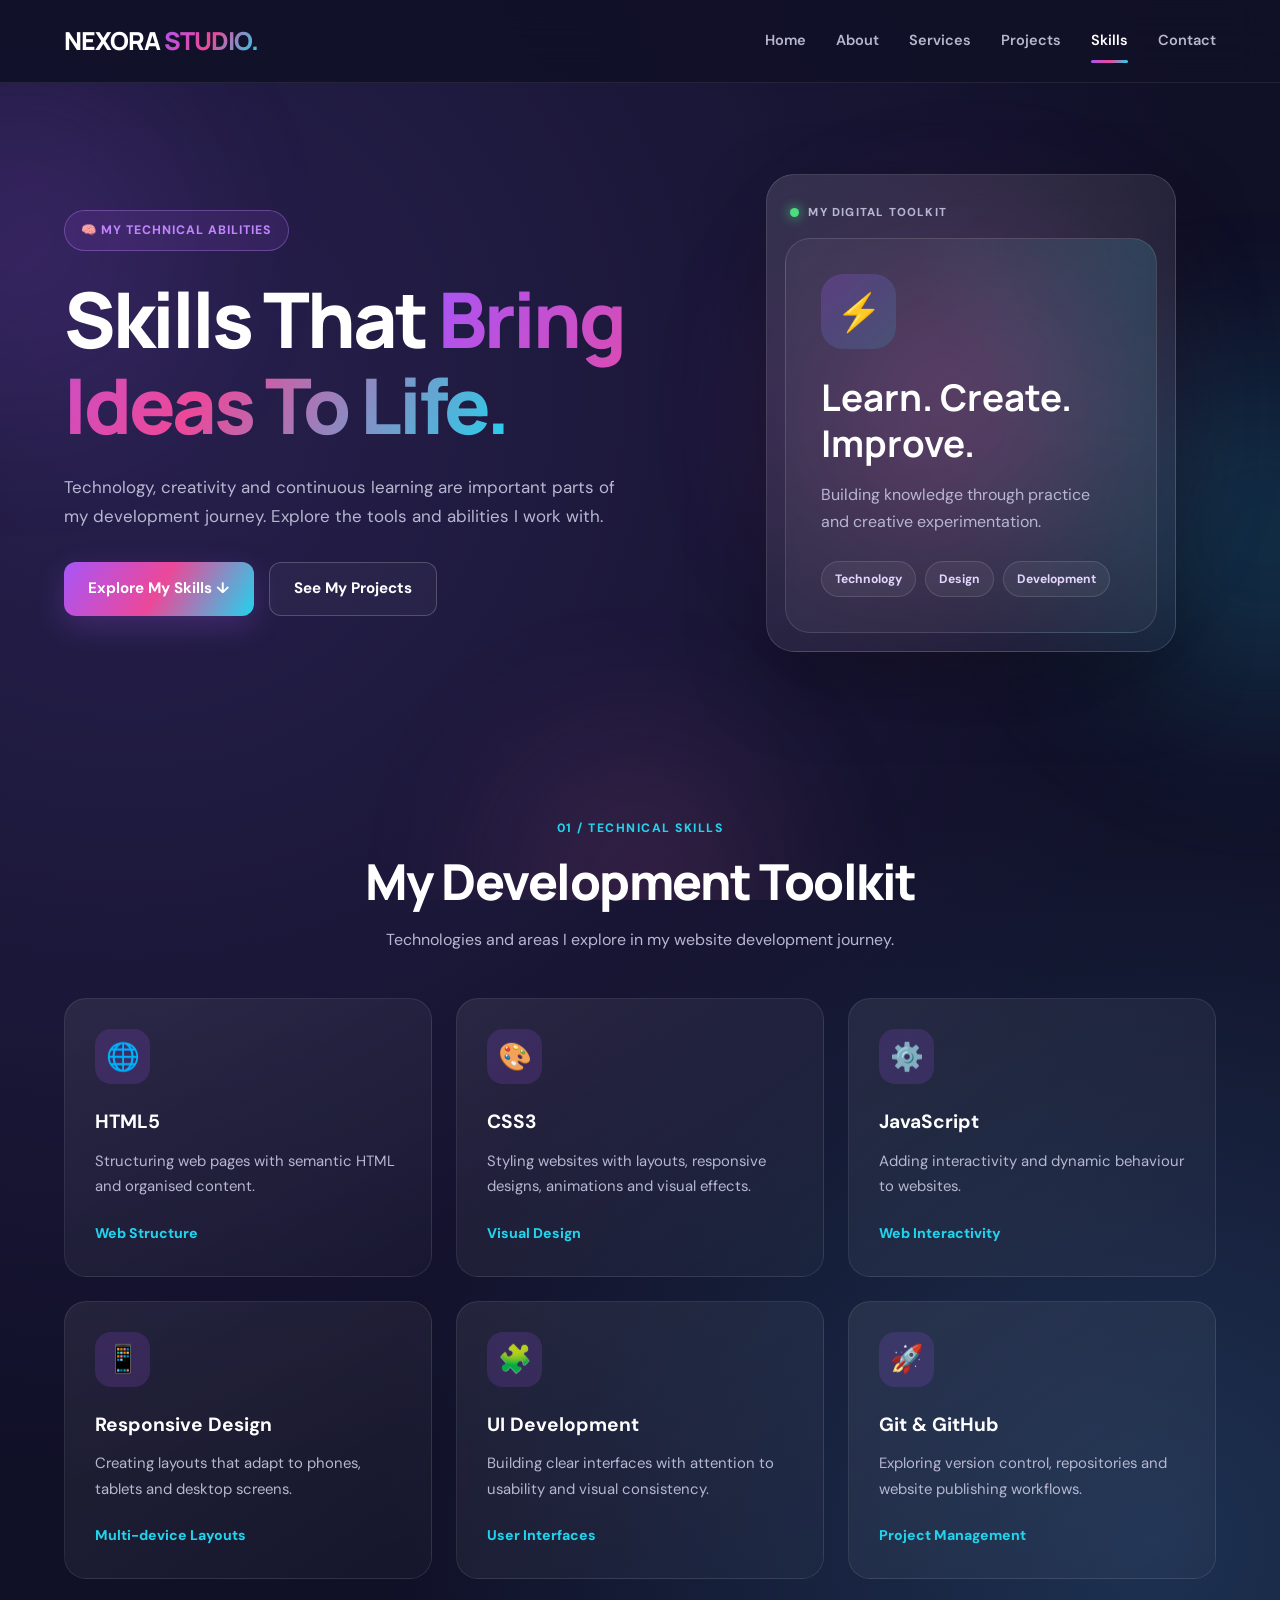
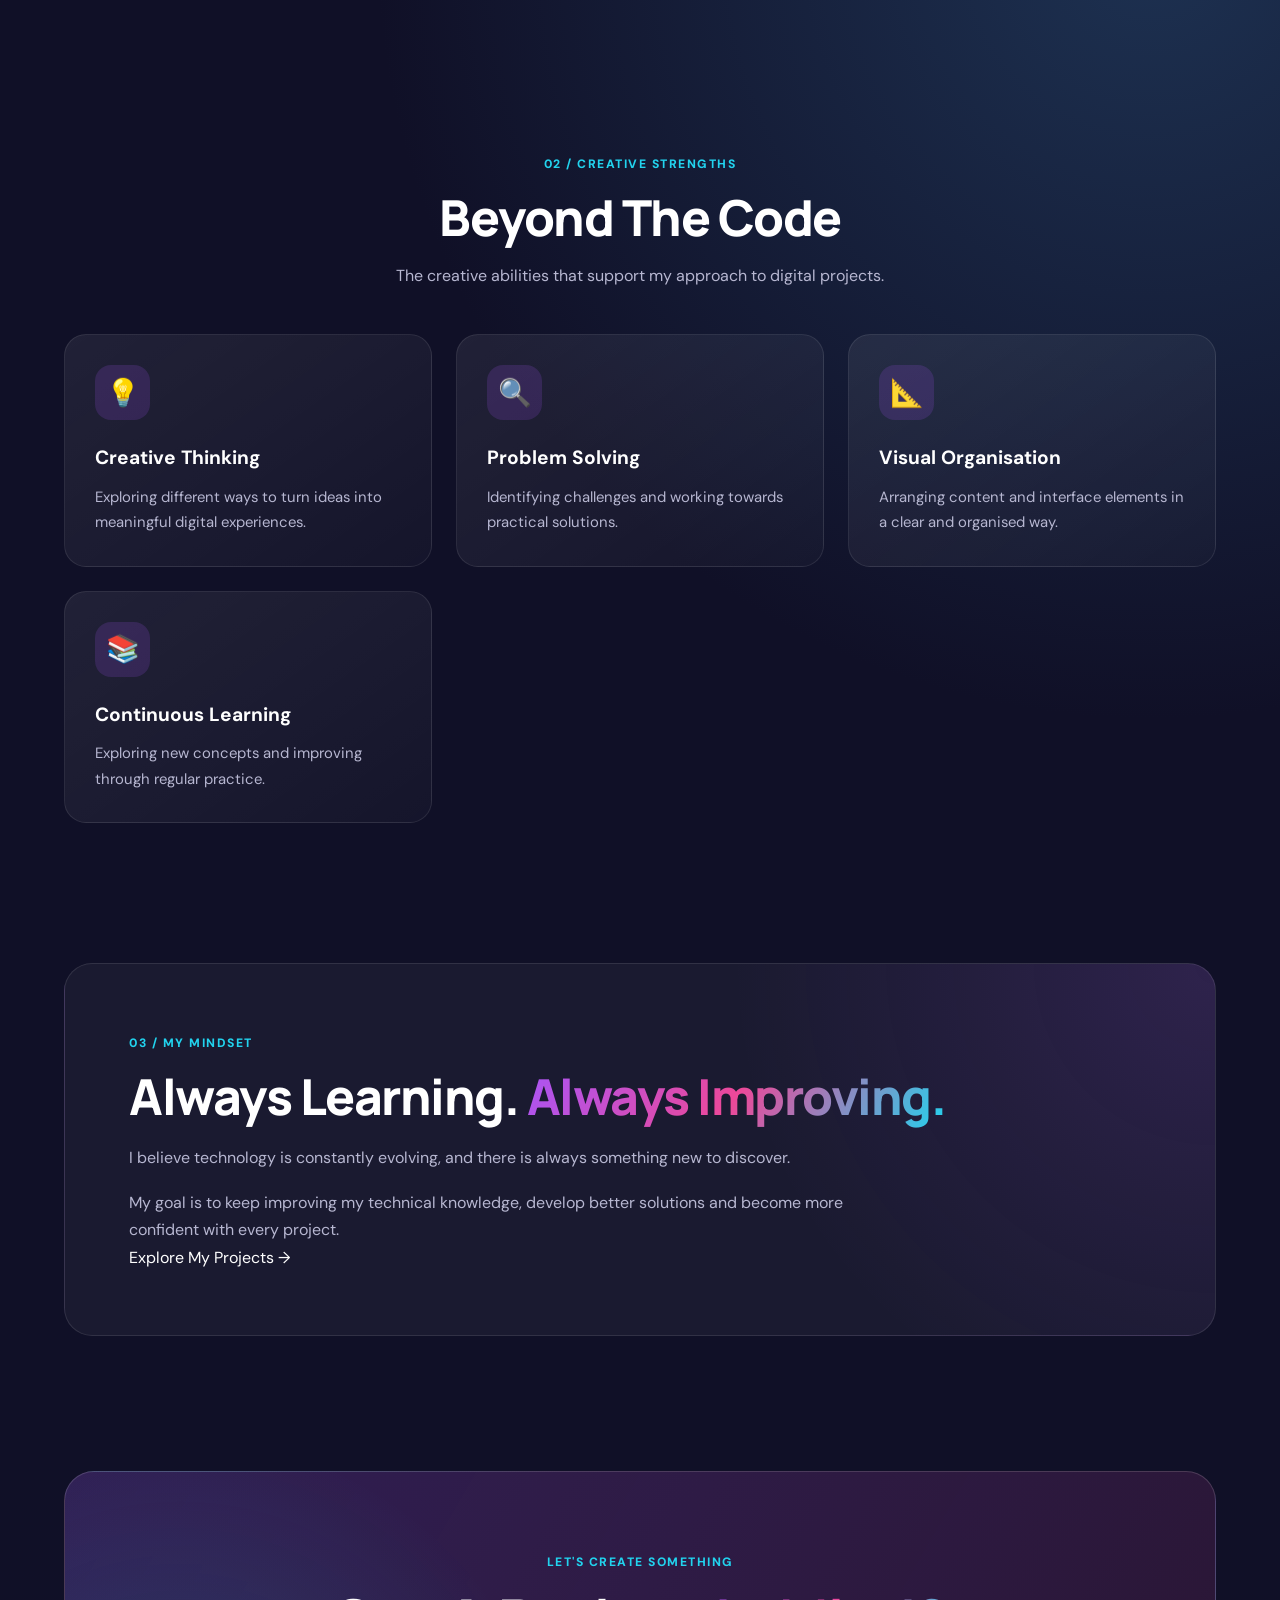
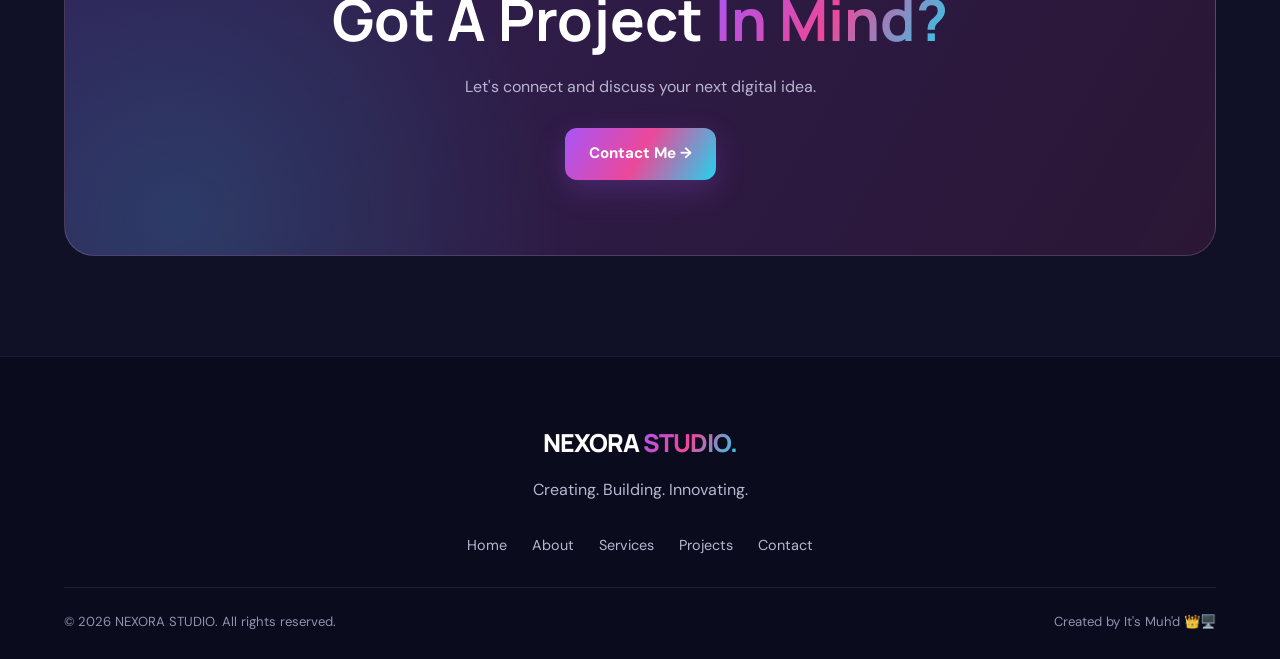
<file: skills.html>
<!DOCTYPE html>
<html lang="en">
<head>
    <meta charset="UTF-8">
    <meta name="viewport" content="width=device-width, initial-scale=1.0">
    <meta name="theme-color" content="#101027">

    <meta name="description" content="Explore the technical and creative skills of Muh'd at NEXORA STUDIO.">

    <title>My Skills | NEXORA STUDIO</title>

    <link rel="stylesheet" href="./style.css">
    <script src="./script.js" defer></script>
</head>

<body>

    <div class="background-shapes" aria-hidden="true">
        <span class="shape shape-one"></span>
        <span class="shape shape-two"></span>
        <span class="shape shape-three"></span>
    </div>

    <!-- HEADER -->
    <header class="site-header">
        <div class="container nav-container">

            <a href="index.html" class="logo">
                NEXORA<span> STUDIO.</span>
            </a>

            <button class="menu-toggle"
                    id="menuToggle"
                    aria-label="Open navigation"
                    aria-expanded="false">
                <span></span>
                <span></span>
                <span></span>
            </button>

            <nav class="nav-menu" id="navMenu">
                <a href="index.html">Home</a>
                <a href="about.html">About</a>
                <a href="services.html">Services</a>
                <a href="projects.html">Projects</a>
                <a href="skills.html" class="active">Skills</a>
                <a href="contact.html">Contact</a>
            </nav>

        </div>
    </header>

    <main>

        <!-- SKILLS HERO -->
        <section class="hero container">

            <div class="hero-content">

                <span class="welcome-label">
                    🧠 MY TECHNICAL ABILITIES
                </span>

                <h1>
                    Skills That
                    <span>Bring Ideas To Life.</span>
                </h1>

                <p>
                    Technology, creativity and continuous learning
                    are important parts of my development journey.
                    Explore the tools and abilities I work with.
                </p>

                <div class="hero-buttons">
                    <a href="#skills-list" class="btn btn-primary">
                        Explore My Skills ↓
                    </a>

                    <a href="projects.html" class="btn btn-outline">
                        See My Projects
                    </a>
                </div>

            </div>

            <div class="hero-visual">

                <div class="profile-glow"></div>

                <div class="profile-card">

                    <div class="profile-top">
                        <span class="status-dot"></span>
                        <span>MY DIGITAL TOOLKIT</span>
                    </div>

                    <div class="service-showcase">

                        <div class="showcase-icon">⚡</div>

                        <h2>Learn. Create. Improve.</h2>

                        <p>
                            Building knowledge through practice
                            and creative experimentation.
                        </p>

                        <div class="showcase-tags">
                            <span>Technology</span>
                            <span>Design</span>
                            <span>Development</span>
                        </div>

                    </div>

                </div>

            </div>

        </section>

        <!-- SKILLS LIST -->
        <section class="preview-section container" id="skills-list">

            <div class="section-heading">

                <span class="section-tag">01 / TECHNICAL SKILLS</span>

                <h2>My Development Toolkit</h2>

                <p>
                    Technologies and areas I explore in my
                    website development journey.
                </p>

            </div>

            <div class="preview-grid">

                <article class="preview-card">
                    <span class="preview-icon">🌐</span>
                    <h3>HTML5</h3>
                    <p>
                        Structuring web pages with semantic HTML
                        and organised content.
                    </p>
                    <span class="card-arrow">Web Structure</span>
                </article>

                <article class="preview-card">
                    <span class="preview-icon">🎨</span>
                    <h3>CSS3</h3>
                    <p>
                        Styling websites with layouts, responsive
                        designs, animations and visual effects.
                    </p>
                    <span class="card-arrow">Visual Design</span>
                </article>

                <article class="preview-card">
                    <span class="preview-icon">⚙️</span>
                    <h3>JavaScript</h3>
                    <p>
                        Adding interactivity and dynamic behaviour
                        to websites.
                    </p>
                    <span class="card-arrow">Web Interactivity</span>
                </article>

                <article class="preview-card">
                    <span class="preview-icon">📱</span>
                    <h3>Responsive Design</h3>
                    <p>
                        Creating layouts that adapt to phones,
                        tablets and desktop screens.
                    </p>
                    <span class="card-arrow">Multi-device Layouts</span>
                </article>

                <article class="preview-card">
                    <span class="preview-icon">🧩</span>
                    <h3>UI Development</h3>
                    <p>
                        Building clear interfaces with attention
                        to usability and visual consistency.
                    </p>
                    <span class="card-arrow">User Interfaces</span>
                </article>

                <article class="preview-card">
                    <span class="preview-icon">🚀</span>
                    <h3>Git & GitHub</h3>
                    <p>
                        Exploring version control, repositories
                        and website publishing workflows.
                    </p>
                    <span class="card-arrow">Project Management</span>
                </article>

            </div>

        </section>

        <!-- CREATIVE SKILLS -->
        <section class="preview-section container">

            <div class="section-heading">

                <span class="section-tag">02 / CREATIVE STRENGTHS</span>

                <h2>Beyond The Code</h2>

                <p>
                    The creative abilities that support
                    my approach to digital projects.
                </p>

            </div>

            <div class="preview-grid">

                <article class="preview-card">
                    <span class="preview-icon">💡</span>
                    <h3>Creative Thinking</h3>
                    <p>
                        Exploring different ways to turn ideas
                        into meaningful digital experiences.
                    </p>
                </article>

                <article class="preview-card">
                    <span class="preview-icon">🔍</span>
                    <h3>Problem Solving</h3>
                    <p>
                        Identifying challenges and working
                        towards practical solutions.
                    </p>
                </article>

                <article class="preview-card">
                    <span class="preview-icon">📐</span>
                    <h3>Visual Organisation</h3>
                    <p>
                        Arranging content and interface elements
                        in a clear and organised way.
                    </p>
                </article>

                <article class="preview-card">
                    <span class="preview-icon">📚</span>
                    <h3>Continuous Learning</h3>
                    <p>
                        Exploring new concepts and improving
                        through regular practice.
                    </p>
                </article>

            </div>

        </section>

        <!-- LEARNING MINDSET -->
        <section class="intro-section container">

            <div class="intro-card">

                <span class="section-tag">03 / MY MINDSET</span>

                <h2>
                    Always Learning.
                    <span>Always Improving.</span>
                </h2>

                <p>
                    I believe technology is constantly evolving,
                    and there is always something new to discover.
                </p>

                <p>
                    My goal is to keep improving my technical
                    knowledge, develop better solutions and
                    become more confident with every project.
                </p>

                <a href="projects.html" class="text-link">
                    Explore My Projects →
                </a>

            </div>

        </section>

        <!-- CTA -->
        <section class="cta-section container">

            <div class="cta-card">

                <span class="section-tag">LET'S CREATE SOMETHING</span>

                <h2>
                    Got A Project
                    <span>In Mind?</span>
                </h2>

                <p>
                    Let's connect and discuss your next digital idea.
                </p>

                <a href="contact.html" class="btn btn-primary">
                    Contact Me →
                </a>

            </div>

        </section>

    </main>

    <!-- FOOTER -->
    <footer class="site-footer">

        <div class="container footer-content">

            <a href="index.html" class="logo">
                NEXORA<span> STUDIO.</span>
            </a>

            <p>Creating. Building. Innovating.</p>

            <div class="footer-links">
                <a href="index.html">Home</a>
                <a href="about.html">About</a>
                <a href="services.html">Services</a>
                <a href="projects.html">Projects</a>
                <a href="contact.html">Contact</a>
            </div>

            <div class="footer-bottom">
                <p>
                    © <span id="currentYear"></span>
                    NEXORA STUDIO. All rights reserved.
                </p>

                <p>Created by It's Muh'd 👑🖥️</p>
            </div>

        </div>

    </footer>

</body>
</html>
</file>
<file: style.css>
@import url('https://fonts.googleapis.com/css2?family=DM+Sans:wght@400;500;600;700;800&family=Manrope:wght@400;500;600;700;800&display=swap');

/* =========================================
   NEXORA STUDIO — COMPLETE DESIGN SYSTEM
========================================= */

:root {
    --bg: #101027;
    --bg-light: #191936;
    --surface: #202044;
    --surface-light: #292951;

    --purple: #a855f7;
    --purple-light: #c084fc;
    --cyan: #22d3ee;
    --pink: #f472b6;
    --orange: #fb923c;
    --green: #4ade80;

    --text: #ffffff;
    --muted: #b7b7d1;

    --gradient: linear-gradient(
        120deg,
        #a855f7,
        #ec4899,
        #22d3ee
    );

    --radius: 22px;
    --transition: 0.3s ease;
}

/* =========================================
   RESET
========================================= */

* {
    margin: 0;
    padding: 0;
    box-sizing: border-box;
}

html {
    scroll-behavior: smooth;
    scroll-padding-top: 100px;
}

body {
    min-height: 100vh;
    background:
        radial-gradient(circle at 10% 10%, #28204e 0, transparent 30%),
        radial-gradient(circle at 90% 40%, #1d3151 0, transparent 30%),
        var(--bg);

    color: var(--text);
    font-family: 'DM Sans', sans-serif;
    line-height: 1.7;
    overflow-x: hidden;
}

body,
button,
input,
textarea {
    font-family: 'DM Sans', sans-serif;
}

button,
a {
    -webkit-tap-highlight-color: transparent;
}

a {
    color: inherit;
    text-decoration: none;
}

button {
    cursor: pointer;
}

img {
    display: block;
    max-width: 100%;
}

::selection {
    background: var(--purple);
    color: white;
}

/* =========================================
   GLOBAL CONTAINER
========================================= */

.container {
    width: min(1180px, 90%);
    margin-inline: auto;
}

section {
    position: relative;
}

/* =========================================
   BACKGROUND DECORATIONS
========================================= */

.background-shapes {
    position: fixed;
    inset: 0;
    overflow: hidden;
    pointer-events: none;
    z-index: -1;
}

.shape {
    position: absolute;
    display: block;
    border-radius: 50%;
    filter: blur(90px);
    opacity: 0.16;
}

.shape-one {
    width: 300px;
    height: 300px;
    background: var(--purple);
    top: 10%;
    left: -130px;
}

.shape-two {
    width: 350px;
    height: 350px;
    background: var(--cyan);
    right: -160px;
    top: 40%;
}

.shape-three {
    width: 250px;
    height: 250px;
    background: var(--pink);
    bottom: -100px;
    left: 40%;
}

/* =========================================
   HEADER AND NAVIGATION
========================================= */

.site-header {
    position: sticky;
    top: 0;
    z-index: 1000;
    width: 100%;

    background: rgba(16, 16, 39, 0.88);
    backdrop-filter: blur(20px);
    -webkit-backdrop-filter: blur(20px);

    border-bottom: 1px solid rgba(255, 255, 255, 0.08);
}

.nav-container {
    min-height: 82px;
    display: flex;
    justify-content: space-between;
    align-items: center;
    gap: 25px;
}

.logo {
    font-family: 'Manrope', sans-serif;
    font-size: 1.55rem;
    font-weight: 800;
    letter-spacing: -1px;
    white-space: nowrap;
}

.logo span {
    background: var(--gradient);
    -webkit-background-clip: text;
    background-clip: text;
    color: transparent;
}

.nav-menu {
    display: flex;
    align-items: center;
    gap: 30px;
}

.nav-menu a {
    color: var(--muted);
    font-size: 0.91rem;
    font-weight: 600;
    transition: var(--transition);
    position: relative;
}

.nav-menu a:hover,
.nav-menu a.active {
    color: white;
}

.nav-menu a.active::after {
    content: "";
    position: absolute;
    width: 100%;
    height: 3px;
    bottom: -10px;
    left: 0;
    border-radius: 10px;
    background: var(--gradient);
}

/* MOBILE MENU BUTTON */

.menu-toggle {
    width: 46px;
    height: 46px;
    display: none;
    flex-direction: column;
    justify-content: center;
    align-items: center;
    gap: 6px;

    border: 1px solid rgba(255,255,255,0.12);
    border-radius: 12px;
    background: var(--surface);
}

.menu-toggle span {
    display: block;
    width: 21px;
    height: 2px;
    border-radius: 5px;
    background: white;
    transition: var(--transition);
}

/* =========================================
   BUTTONS
========================================= */

.btn {
    min-height: 48px;
    padding: 13px 24px;

    display: inline-flex;
    justify-content: center;
    align-items: center;
    gap: 9px;

    border-radius: 12px;
    font-size: 0.95rem;
    font-weight: 700;

    transition: transform var(--transition),
                box-shadow var(--transition),
                background var(--transition);
}

.btn:hover {
    transform: translateY(-4px);
}

.btn-primary {
    color: white;
    background: var(--gradient);
    box-shadow: 0 10px 30px rgba(168, 85, 247, 0.23);
}

.btn-primary:hover {
    box-shadow: 0 15px 35px rgba(168, 85, 247, 0.38);
}

.btn-outline {
    border: 1px solid rgba(255,255,255,0.2);
    color: white;
    background: rgba(255,255,255,0.04);
}

.btn-outline:hover {
    border-color: var(--cyan);
    background: rgba(34, 211, 238, 0.08);
}

/* =========================================
   HERO SECTION
========================================= */

.hero {
    min-height: 660px;
    padding-top: 90px;
    padding-bottom: 90px;

    display: grid;
    grid-template-columns: 1.1fr 0.9fr;
    align-items: center;
    gap: 65px;
}

.hero-content {
    max-width: 650px;
}

.welcome-label {
    display: inline-flex;
    align-items: center;
    gap: 8px;

    padding: 9px 16px;
    margin-bottom: 25px;

    border: 1px solid rgba(192, 132, 252, 0.35);
    border-radius: 50px;

    background: rgba(168, 85, 247, 0.12);
    color: var(--purple-light);

    font-size: 0.77rem;
    font-weight: 800;
    letter-spacing: 1px;
}

.hero h1 {
    font-family: 'Manrope', sans-serif;
    font-size: clamp(2.8rem, 6vw, 5.3rem);
    line-height: 1.12;
    letter-spacing: -3px;
    font-weight: 800;
}

.hero h1 span,
.intro-card h2 span,
.cta-card h2 span {
    background: var(--gradient);
    -webkit-background-clip: text;
    background-clip: text;
    color: transparent;
}

.hero-content > p {
    max-width: 560px;
    margin-top: 25px;
    margin-bottom: 32px;

    color: var(--muted);
    font-size: 1.06rem;
}

.hero-buttons {
    display: flex;
    flex-wrap: wrap;
    gap: 15px;
}

/* =========================================
   HERO VISUAL
========================================= */

.hero-visual {
    min-width: 0;
    position: relative;
    display: flex;
    justify-content: center;
    align-items: center;
}

.profile-glow {
    position: absolute;
    width: 300px;
    height: 300px;
    border-radius: 50%;
    background: var(--gradient);
    filter: blur(90px);
    opacity: 0.3;
}

.profile-card {
    position: relative;
    width: min(100%, 410px);
    padding: 18px;

    border-radius: 28px;
    border: 1px solid rgba(255,255,255,0.13);

    background: linear-gradient(
        145deg,
        rgba(255,255,255,0.12),
        rgba(255,255,255,0.035)
    );

    box-shadow: 0 30px 80px rgba(0,0,0,0.3);
    backdrop-filter: blur(15px);
}

.profile-card img {
    width: 100%;
    height: 420px;
    object-fit: cover;
    object-position: center top;
    border-radius: 19px;
}

.profile-top {
    display: flex;
    align-items: center;
    gap: 9px;

    padding: 10px 5px 16px;

    color: var(--muted);
    font-size: 0.72rem;
    font-weight: 800;
    letter-spacing: 1.2px;
}

.status-dot {
    width: 9px;
    height: 9px;
    border-radius: 50%;
    background: var(--green);
    box-shadow: 0 0 12px var(--green);
}

/* =========================================
   FLOATING DECORATIVE LABELS
========================================= */

.floating-label {
    position: absolute;
    z-index: 2;

    padding: 12px 16px;
    border: 1px solid rgba(255,255,255,0.13);
    border-radius: 14px;

    background: rgba(32, 32, 68, 0.95);
    box-shadow: 0 15px 35px rgba(0,0,0,0.2);

    font-size: 0.8rem;
    font-weight: 700;

    pointer-events: none;
    animation: floating 4s ease-in-out infinite;
}

.floating-label-one {
    top: 15%;
    left: -35px;
}

.floating-label-two {
    right: -35px;
    bottom: 15%;
    animation-delay: 1.5s;
}

@keyframes floating {
    0%, 100% {
        transform: translateY(0);
    }

    50% {
        transform: translateY(-12px);
    }
}

/* =========================================
   SECTION HEADINGS
========================================= */

.section-heading {
    max-width: 680px;
    margin: 0 auto 45px;
    text-align: center;
}

.section-tag {
    display: inline-block;
    margin-bottom: 13px;

    color: var(--cyan);
    font-size: 0.76rem;
    font-weight: 800;
    letter-spacing: 1.5px;
}

.section-heading h2,
.intro-card h2 {
    font-family: 'Manrope', sans-serif;
    font-size: clamp(2rem, 4vw, 3.1rem);
    line-height: 1.2;
    font-weight: 800;
    letter-spacing: -1.5px;
}

.section-heading p {
    margin-top: 15px;
    color: var(--muted);
}

/* =========================================
   PREVIEW / GENERAL CARD SECTIONS
========================================= */

.preview-section {
    padding-top: 70px;
    padding-bottom: 100px;
}

.preview-grid {
    display: grid;
    grid-template-columns: repeat(3, minmax(0, 1fr));
    gap: 24px;
}

.preview-card {
    position: relative;
    min-width: 0;
    padding: 30px;

    border: 1px solid rgba(255,255,255,0.09);
    border-radius: var(--radius);

    background: linear-gradient(
        145deg,
        rgba(255,255,255,0.075),
        rgba(255,255,255,0.025)
    );

    transition: var(--transition);
    overflow: hidden;
}

.preview-card:hover {
    transform: translateY(-9px);
    border-color: rgba(192,132,252,0.5);
    box-shadow: 0 20px 45px rgba(0,0,0,0.2);
}

.preview-icon {
    display: inline-flex;
    width: 55px;
    height: 55px;
    align-items: center;
    justify-content: center;

    margin-bottom: 22px;

    border-radius: 16px;
    background: rgba(168,85,247,0.17);

    font-size: 1.7rem;
}

.preview-card h3 {
    margin-bottom: 10px;
    font-size: 1.2rem;
}

.preview-card p {
    color: var(--muted);
    font-size: 0.93rem;
}

.card-arrow {
    display: inline-block;
    margin-top: 22px;

    color: var(--cyan);
    font-weight: 800;
    font-size: 0.88rem;
}

.card-arrow:hover {
    color: var(--pink);
}

/* =========================================
   INTRO SECTION
========================================= */

.intro-section {
    padding-top: 40px;
    padding-bottom: 100px;
}

.intro-card {
    padding: clamp(25px, 5vw, 65px);

    border: 1px solid rgba(255,255,255,0.1);
    border-radius: 28px;

    background:
        radial-gradient(circle at top right, rgba(168,85,247,0.14), transparent 40%),
        rgba(255,255,255,0.045);
}

.intro-card > p {
    max-width: 750px;
    margin-top: 18px;
    color: var(--muted);
}

/* =========================================
   SERVICE SHOWCASE
========================================= */

.service-showcase {
    width: 100%;
    padding: 35px;

    border: 1px solid rgba(255,255,255,0.12);
    border-radius: 25px;

    background:
        radial-gradient(circle at top right, rgba(34,211,238,0.12), transparent 45%),
        rgba(255,255,255,0.045);
}

.showcase-icon {
    width: 75px;
    height: 75px;

    display: flex;
    justify-content: center;
    align-items: center;

    margin-bottom: 25px;

    border-radius: 22px;
    background: linear-gradient(
        135deg,
        rgba(168,85,247,0.25),
        rgba(34,211,238,0.15)
    );

    font-size: 2.3rem;
}

.service-showcase h2 {
    font-family: 'Manrope', sans-serif;
    font-size: clamp(1.6rem, 3vw, 2.3rem);
    line-height: 1.25;
    margin-bottom: 15px;
}

.service-showcase p {
    color: var(--muted);
}

.showcase-tags,
.project-tags {
    display: flex;
    flex-wrap: wrap;
    gap: 9px;
    margin-top: 25px;
}

.showcase-tags span,
.project-tags span {
    padding: 7px 13px;

    border: 1px solid rgba(255,255,255,0.12);
    border-radius: 50px;

    background: rgba(255,255,255,0.055);
    color: #e4d5ff;

    font-size: 0.76rem;
    font-weight: 700;
}

/* =========================================
   SERVICE FEATURE CARDS
========================================= */

.service-feature-card {
    padding: 35px;
    border-radius: 25px;
    border: 1px solid rgba(255,255,255,0.1);
    background: rgba(255,255,255,0.045);
}

.service-feature-card h2 {
    font-size: 1.8rem;
    margin-bottom: 15px;
}

.service-feature-card p {
    color: var(--muted);
}

/* =========================================
   PROJECTS
========================================= */

.project-grid,
.projects-grid {
    display: grid;
    grid-template-columns: repeat(2, minmax(0, 1fr));
    gap: 28px;
}

.project-card {
    min-width: 0;
    overflow: hidden;

    border: 1px solid rgba(255,255,255,0.1);
    border-radius: 24px;

    background: rgba(255,255,255,0.045);
    transition: var(--transition);
}

.project-card:hover {
    transform: translateY(-8px);
    border-color: rgba(34,211,238,0.4);
    box-shadow: 0 20px 45px rgba(0,0,0,0.25);
}

.project-visual {
    min-height: 230px;
    padding: 30px;

    display: flex;
    justify-content: center;
    align-items: center;

    font-size: 4rem;
    text-align: center;
}

.project-ostin {
    background: linear-gradient(135deg, #f97316, #facc15);
}

.project-pilot {
    background: linear-gradient(135deg, #2563eb, #22d3ee);
}

.project-nexora {
    background: linear-gradient(135deg, #9333ea, #ec4899);
}

.project-category {
    display: inline-block;
    margin-bottom: 12px;

    color: var(--cyan);
    font-size: 0.75rem;
    font-weight: 800;
    letter-spacing: 1.2px;
    text-transform: uppercase;
}

.project-card-content {
    padding: 27px;
}

.project-card h3 {
    margin-bottom: 10px;
    font-size: 1.3rem;
}

.project-card p {
    color: var(--muted);
    font-size: 0.93rem;
}

.project-link {
    display: inline-flex;
    margin-top: 20px;
    color: var(--cyan);
    font-weight: 800;
}

/* =========================================
   SKILLS
========================================= */

.skills-grid {
    display: grid;
    grid-template-columns: repeat(3, minmax(0, 1fr));
    gap: 22px;
}

.skill-card {
    padding: 25px;
    border: 1px solid rgba(255,255,255,0.1);
    border-radius: 19px;
    background: rgba(255,255,255,0.045);
}

.skill-card h3 {
    margin-bottom: 9px;
}

.skill-card p {
    color: var(--muted);
    font-size: 0.9rem;
}

/* =========================================
   CONTACT FORM
========================================= */

.contact-form {
    max-width: 760px;
    margin-top: 35px;

    display: grid;
    gap: 22px;
}

.form-group {
    display: flex;
    flex-direction: column;
    gap: 9px;
}

.form-group label {
    color: #eeeeff;
    font-size: 0.9rem;
    font-weight: 700;
}

.form-group input,
.form-group textarea {
    width: 100%;
    min-width: 0;

    padding: 16px 18px;

    border: 1px solid rgba(255,255,255,0.13);
    border-radius: 13px;

    outline: none;
    background: rgba(12,12,35,0.65);
    color: white;

    font-size: 0.95rem;
    transition: var(--transition);
}

.form-group input::placeholder,
.form-group textarea::placeholder {
    color: #8585a5;
}

.form-group input:focus,
.form-group textarea:focus {
    border-color: var(--purple-light);
    box-shadow: 0 0 0 3px rgba(168,85,247,0.13);
}

.form-group textarea {
    resize: vertical;
    min-height: 150px;
}

.contact-form button {
    width: fit-content;
    border: none;
}

/* =========================================
   CTA
========================================= */

.cta-section {
    padding-top: 35px;
    padding-bottom: 100px;
}

.cta-card {
    position: relative;
    overflow: hidden;

    padding: clamp(30px, 6vw, 75px);
    border-radius: 30px;

    border: 1px solid rgba(255,255,255,0.15);

    background:
        radial-gradient(circle at 10% 90%, rgba(34,211,238,0.17), transparent 35%),
        linear-gradient(120deg, rgba(168,85,247,0.22), rgba(236,72,153,0.12));

    text-align: center;
}

.cta-card h2 {
    font-family: 'Manrope', sans-serif;
    font-size: clamp(2rem, 5vw, 3.6rem);
    line-height: 1.2;
    margin-bottom: 18px;
}

.cta-card p {
    max-width: 600px;
    margin: 0 auto 28px;
    color: var(--muted);
}

.cta-card .btn {
    margin: 0 auto;
}

/* =========================================
   FOOTER
========================================= */

.site-footer {
    padding: 65px 0 25px;

    border-top: 1px solid rgba(255,255,255,0.08);
    background: rgba(8,8,25,0.55);
}

.footer-content {
    text-align: center;
}

.footer-content > p {
    margin-top: 12px;
    color: var(--muted);
}

.footer-links {
    display: flex;
    justify-content: center;
    flex-wrap: wrap;
    gap: 25px;
    margin: 30px 0;
}

.footer-links a {
    color: var(--muted);
    font-size: 0.9rem;
    transition: var(--transition);
}

.footer-links a:hover {
    color: var(--cyan);
}

.footer-bottom {
    padding-top: 23px;
    border-top: 1px solid rgba(255,255,255,0.08);

    display: flex;
    justify-content: space-between;
    align-items: center;
    flex-wrap: wrap;
    gap: 15px;

    color: #9292b0;
    font-size: 0.82rem;
}

/* =========================================
   REVEAL ANIMATIONS
========================================= */

.reveal {
    opacity: 0;
    transform: translateY(30px);
    transition: opacity 0.7s ease, transform 0.7s ease;
}

.reveal.revealed,
.reveal.active {
    opacity: 1;
    transform: translateY(0);
}

/* =========================================
   RESPONSIVE — TABLETS
========================================= */

@media (max-width: 1000px) {

    .hero {
        gap: 35px;
        min-height: auto;
    }

    .hero h1 {
        font-size: clamp(2.7rem, 6vw, 4rem);
    }

    .profile-card img {
        height: 350px;
    }

    .preview-grid {
        grid-template-columns: repeat(2, minmax(0, 1fr));
    }

    .skills-grid {
        grid-template-columns: repeat(2, minmax(0, 1fr));
    }

}

/* =========================================
   RESPONSIVE — MOBILE NAVIGATION
========================================= */

@media (max-width: 760px) {

    .nav-container {
        min-height: 72px;
    }

    .menu-toggle {
        display: flex;
    }

    .nav-menu {
        position: absolute;
        top: calc(100% + 1px);
        left: 0;
        right: 0;

        display: none;
        flex-direction: column;
        align-items: stretch;
        gap: 0;

        padding: 12px 5% 20px;

        background: rgba(16,16,39,0.98);
        border-bottom: 1px solid rgba(255,255,255,0.1);

        box-shadow: 0 20px 35px rgba(0,0,0,0.25);
    }

    .nav-menu.show {
        display: flex;
    }

    .nav-menu a {
        padding: 13px 10px;
        border-bottom: 1px solid rgba(255,255,255,0.055);
    }

    .nav-menu a.active::after {
        display: none;
    }

    .hero {
        grid-template-columns: 1fr;
        padding-top: 65px;
        padding-bottom: 65px;
        gap: 55px;
    }

    .hero-content {
        text-align: center;
        margin-inline: auto;
    }

    .hero-content > p {
        margin-inline: auto;
    }

    .hero-buttons {
        justify-content: center;
    }

    .hero-visual {
        width: 100%;
    }

    .profile-card {
        max-width: 390px;
    }

    .project-grid,
    .projects-grid {
        grid-template-columns: 1fr;
    }

    .footer-bottom {
        justify-content: center;
        text-align: center;
    }

}

/* =========================================
   RESPONSIVE — SMALL PHONES
========================================= */

@media (max-width: 520px) {

    .container {
        width: 91%;
    }

    .logo {
        font-size: 1.3rem;
    }

    .hero {
        padding-top: 50px;
    }

    .hero h1 {
        font-size: clamp(2.45rem, 11vw, 3.4rem);
        letter-spacing: -1.8px;
    }

    .hero-content > p {
        font-size: 0.96rem;
    }

    .hero-buttons {
        flex-direction: column;
        width: 100%;
    }

    .hero-buttons .btn {
        width: 100%;
    }

    .profile-card {
        padding: 12px;
    }

    .profile-card img {
        height: 330px;
    }

    .floating-label {
        display: none;
    }

    .preview-grid,
    .skills-grid {
        grid-template-columns: 1fr;
    }

    .preview-card {
        padding: 25px;
    }

    .section-heading {
        margin-bottom: 30px;
    }

    .section-heading h2,
    .intro-card h2 {
        font-size: 2rem;
    }

    .service-showcase {
        padding: 25px;
    }

    .project-visual {
        min-height: 180px;
    }

    .intro-card,
    .cta-card {
        padding: 27px 22px;
    }

    .contact-form button {
        width: 100%;
    }

    .footer-links {
        gap: 15px;
    }

}

/* =========================================
   ACCESSIBILITY
========================================= */

@media (prefers-reduced-motion: reduce) {

    *,
    *::before,
    *::after {
        scroll-behavior: auto !important;
        animation-duration: 0.01ms !important;
        animation-iteration-count: 1 !important;
        transition-duration: 0.01ms !important;
    }

    .reveal {
        opacity: 1;
        transform: none;
    }

}
</file>
